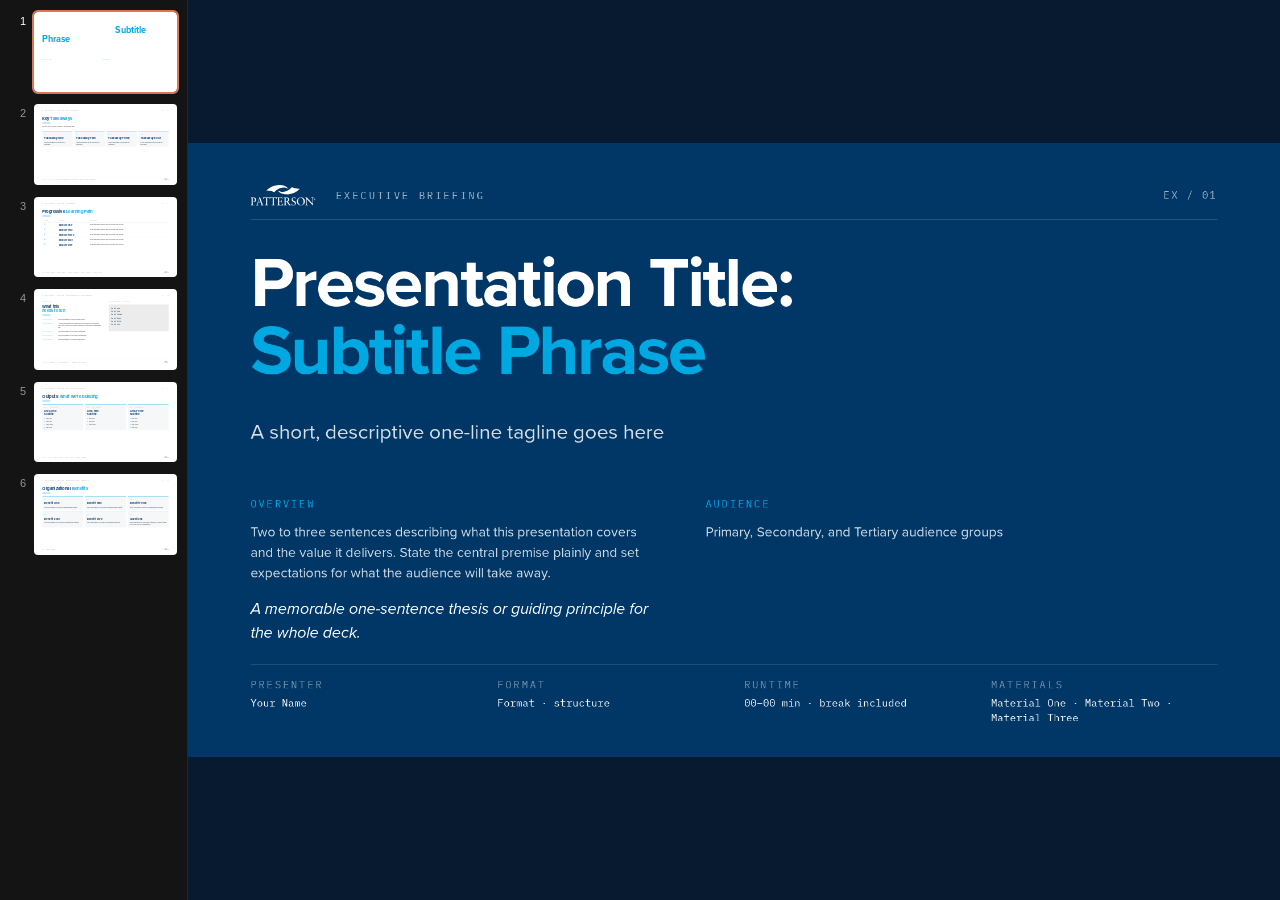
<file: templates/executive-deck/index.html>
<!-- @template name="Executive Deck" description="Patterson executive-briefing deck — navy cover, editorial content slides (takeaways, matrix, requirements, build, benefits) on brand tokens." -->
<!DOCTYPE html>
<html lang="en"><head>
<meta charset="utf-8">
<meta name="viewport" content="width=device-width, initial-scale=1">
<title>Patterson — Executive Deck</title>
<script src="./ds-base.js"></script>
<style>
  deck-stage:not(:defined){visibility:hidden}
  /* =========================================================
     Patterson Executive Deck — tokens mapped to the design system
     ========================================================= */
  :root{
    --font-display: var(--font-sans);
    --font-body:    var(--font-sans);

    --type-scale: 1;
    --type-display:  calc(6rem    * var(--type-scale));
    --type-title:    calc(3.75rem * var(--type-scale));
    --type-h2:       calc(2.75rem * var(--type-scale));
    --type-subtitle: calc(1.875rem* var(--type-scale));
    --type-body:     calc(1.5rem  * var(--type-scale));
    --type-small:    calc(1.25rem * var(--type-scale));
    --type-eyebrow:  calc(1.125rem* var(--type-scale));
    --type-mono-lg:  calc(1.375rem* var(--type-scale));
    --type-mono:     calc(1.125rem* var(--type-scale));

    --pad-top: 72px; --pad-bottom: 56px; --pad-x: 110px; --gap-item: 28px; --rule-w: 1.5px;

    /* Light (default) — white paper, navy ink, sky accent */
    --paper:    #ffffff;
    --paper-2:  var(--pat-gray-50, #f6f7f8);
    --paper-3:  var(--pat-gray-100, #ECECEC);
    --ink:      var(--pat-navy, #003767);
    --ink-2:    var(--pat-gray-700, #46464a);
    --ink-dim:  var(--pat-gray-600, #58585B);
    --ink-faint:var(--pat-gray-400, #a3a3a7);
    --rule:     var(--pat-gray-200, #e2e2e4);
    --rule-2:   var(--pat-gray-300, #c9c9cc);
    --accent:   var(--pat-sky, #00A8E1);
    --accent-2: var(--pat-blue, #147EC2);
    --stage-bg: #071a30;
  }

  /* Navy slides (cover / dividers) */
  .slide-navy{
    --paper:    var(--pat-navy, #003767);
    --paper-2:  #0a2d52;
    --paper-3:  #0e3358;
    --ink:      #ffffff;
    --ink-2:    rgba(255,255,255,0.84);
    --ink-dim:  rgba(255,255,255,0.62);
    --ink-faint:rgba(255,255,255,0.45);
    --rule:     rgba(255,255,255,0.18);
    --rule-2:   rgba(255,255,255,0.30);
    --accent:   var(--pat-sky, #00A8E1);
    --accent-2: var(--pat-blue-light, #6DCFF6);
  }

  *{ box-sizing:border-box; margin:0; padding:0; }
  html,body{ height:100%; }
  body{
    background: var(--paper); color: var(--ink);
    font-family: var(--font-body); font-size: var(--type-body); line-height:1.45;
    -webkit-font-smoothing:antialiased; text-rendering:optimizeLegibility;
  }
  deck-stage{ background: var(--stage-bg); }
  deck-stage section{
    background: var(--paper); color: var(--ink);
    font-family: var(--font-body); position:relative; overflow:hidden;
  }
  deck-stage section > *{ position:relative; z-index:1; }

  /* slide chrome */
  .frame{ position:absolute; inset:0; padding: var(--pad-top) var(--pad-x) var(--pad-bottom); display:flex; flex-direction:column; }
  .head{ display:flex; justify-content:space-between; align-items:baseline; font-family:var(--font-mono); font-size:var(--type-eyebrow); letter-spacing:.14em; text-transform:uppercase; color:var(--ink-dim); padding-bottom:22px; border-bottom:var(--rule-w) solid var(--rule); }
  .head .crumb{ display:flex; gap:28px; align-items:baseline; }
  .head .crumb .dot{ width:7px; height:7px; background:var(--accent); border-radius:50%; display:inline-block; transform:translateY(-3px); }
  .head .pg{ color:var(--ink-faint); }
  .foot{ margin-top:auto; padding-top:22px; border-top:var(--rule-w) solid var(--rule); display:flex; justify-content:space-between; align-items:center; font-family:var(--font-mono); font-size:var(--type-eyebrow); letter-spacing:.14em; text-transform:uppercase; color:var(--ink-dim); }
  .foot .row{ display:flex; gap:32px; align-items:baseline; }
  .foot .col-label{ color:var(--ink-faint); margin-right:10px; }
  .foot-logo{ height:24px; width:auto; display:block; }
  .body{ flex:1 1 auto; display:flex; flex-direction:column; justify-content:flex-start; padding:40px 0 28px; min-height:0; overflow:hidden; }

  /* type primitives */
  .eyebrow{ font-family:var(--font-mono); font-size:var(--type-eyebrow); letter-spacing:.18em; text-transform:uppercase; color:var(--accent); }
  .title{ font-family:var(--font-display); font-weight:800; font-size:var(--type-title); line-height:1.04; letter-spacing:-0.02em; color:var(--ink); }
  .title em{ font-style:normal; color:var(--accent); font-weight:800; }
  .subtitle{ font-family:var(--font-display); font-weight:400; font-style:normal; font-size:var(--type-subtitle); line-height:1.2; color:var(--ink-2); max-width:1400px; }
  .body-copy{ font-size:var(--type-body); line-height:1.5; color:var(--ink-2); max-width:1400px; }
  .body-copy + .body-copy{ margin-top:24px; }
  .small{ font-size:var(--type-small); color:var(--ink-dim); }
  .mono{ font-family:var(--font-mono); }
  .accent{ color:var(--accent); }
  .title-rule{ width:110px; height:6px; margin-top:28px; background:var(--accent); border-radius:999px; }

  /* cover */
  .cover-head{ display:flex; justify-content:space-between; align-items:center; padding-bottom:22px; border-bottom:var(--rule-w) solid var(--rule); font-family:var(--font-mono); font-size:var(--type-eyebrow); letter-spacing:.14em; text-transform:uppercase; color:var(--ink-dim); }
  .cover-logo{ height:36px; width:auto; display:block; }
  .cover-head .stamp{ display:inline-block; padding:8px 14px 6px; letter-spacing:.2em; }
  .cover-body{ flex:1 1 auto; display:grid; grid-template-columns:1fr auto; align-items:end; padding:50px 0 32px; min-height:0; }
  .cover-title{ font-family:var(--font-display); font-weight:800; font-size:170px; line-height:0.96; letter-spacing:-0.03em; color:var(--ink); }
  .cover-title .accent{ font-weight:800; color:var(--accent); }
  .cover-sub{ font-family:var(--font-display); font-style:normal; font-weight:500; font-size:36px; color:var(--ink-2); margin-top:30px; max-width:1150px; line-height:1.25; }
  .cover-foot{ display:grid; grid-template-columns:repeat(4,1fr); gap:36px; padding-top:22px; border-top:var(--rule-w) solid var(--rule); font-family:var(--font-mono); font-size:var(--type-mono); color:var(--ink); }
  .cover-foot .field{ display:flex; flex-direction:column; gap:6px; }
  .cover-foot .lbl{ font-size:var(--type-eyebrow); letter-spacing:.18em; text-transform:uppercase; color:var(--ink-faint); }
  .cover-foot .val{ color:var(--ink); }

  /* module divider */
  .divider .body{ justify-content:center; align-items:flex-start; padding:20px 0; }
  .divider-grid{ display:grid; grid-template-columns:440px 1fr; gap:70px; align-items:center; width:100%; }
  .module-numeral{ font-family:var(--font-display); font-size:340px; line-height:0.85; letter-spacing:-0.04em; color:var(--ink); font-weight:800; }
  .module-numeral .accent{ font-weight:800; color:var(--accent); }
  .divider .title{ font-size:108px; letter-spacing:-0.02em; }
  .divider .subtitle{ margin-top:28px; max-width:1000px; }

  /* layout helpers */
  .two-col{ display:grid; grid-template-columns:1fr 1fr; gap:80px; align-items:start; }
  .two-col.narrow-left{ grid-template-columns:7fr 9fr; }
  .two-col.narrow-right{ grid-template-columns:9fr 7fr; }
  .card-grid{ display:grid; gap:24px; }
  .card-grid.cols-2{ grid-template-columns:1fr 1fr; }
  .card-grid.cols-3{ grid-template-columns:repeat(3,1fr); }
  .card-grid.cols-5{ grid-template-columns:repeat(5,1fr); }
  .card{ border:1.5px solid var(--rule); border-top:4px solid var(--accent); border-radius:10px; padding:28px 28px 26px; background:var(--paper-2); display:flex; flex-direction:column; gap:18px; min-height:0; }
  .card .num{ font-family:var(--font-mono); font-size:var(--type-eyebrow); letter-spacing:.18em; color:var(--accent); text-transform:uppercase; }
  .card .name{ font-family:var(--font-display); font-weight:800; font-size:44px; line-height:1.02; letter-spacing:-0.01em; color:var(--ink); }
  .card .desc{ font-size:var(--type-small); line-height:1.4; color:var(--ink-2); }
  .card .bd-list{ list-style:none; margin:4px 0 0; padding:0; display:flex; flex-direction:column; gap:14px; }
  .card .bd-list li{ position:relative; padding-left:26px; font-size:var(--type-small); line-height:1.35; color:var(--ink-2); }
  .card .bd-list li::before{ content:""; position:absolute; left:2px; top:0.55em; width:9px; height:9px; background:var(--accent); border-radius:50%; }
  .card .pill{ font-family:var(--font-mono); font-size:24px; letter-spacing:.08em; color:var(--ink-dim); border-top:1px solid var(--rule); padding-top:12px; margin-top:auto; }

  /* matrix table */
  .matrix{ width:100%; border-collapse:collapse; font-size:var(--type-small); }
  .matrix th,.matrix td{ text-align:left; vertical-align:top; padding:16px 22px; border-bottom:1px solid var(--rule); }
  .matrix thead th{ font-family:var(--font-mono); font-size:var(--type-eyebrow); letter-spacing:.14em; text-transform:uppercase; color:var(--ink-faint); border-bottom:2px solid var(--rule-2); padding-bottom:14px; padding-top:0; }
  .matrix tbody tr:last-child td{ border-bottom:none; }
  .matrix .task{ font-family:var(--font-display); font-weight:700; font-size:33px; line-height:1.05; color:var(--ink); }
  .matrix .surface{ font-family:var(--font-mono); color:var(--accent); font-size:23px; letter-spacing:.02em; }
  .matrix .why{ color:var(--ink-2); }
  .matrix .mono{ font-size:22px; }

  /* pullquote */
  .pullquote{ font-family:var(--font-display); font-size:88px; font-style:normal; font-weight:800; line-height:1.08; color:var(--ink); letter-spacing:-0.02em; max-width:1560px; }
  .pullquote .accent{ color:var(--accent); }

  /* code block */
  .codeblock{ background:var(--paper-3); border:1.5px solid var(--rule); border-radius:10px; padding:26px 32px 24px; font-family:var(--font-mono); font-size:23px; line-height:1.5; color:var(--ink); white-space:pre; overflow:hidden; }
  .codeblock .c{ color:var(--ink-faint); }
  .codeblock .k{ color:var(--accent); }
  .codeblock .s{ color:var(--accent-2); }
  .codeblock .h{ display:block; font-size:var(--type-eyebrow); letter-spacing:.14em; color:var(--ink-faint); text-transform:uppercase; border-bottom:1px solid var(--rule); padding-bottom:10px; margin-bottom:16px; white-space:normal; }

  /* numbered list rows */
  .list{ display:flex; flex-direction:column; gap:var(--gap-item); }
  .list-item{ display:grid; grid-template-columns:190px 1fr; gap:32px; align-items:baseline; }
  .list-item .n{ font-family:var(--font-mono); color:var(--accent); font-size:var(--type-eyebrow); letter-spacing:.14em; text-transform:uppercase; padding-top:8px; }
  .list-item .t{ font-family:var(--font-display); font-weight:700; font-size:40px; line-height:1.05; color:var(--ink); }
  .list-item .d{ color:var(--ink-2); margin-top:10px; font-size:var(--type-small); line-height:1.4; }

  /* layer cards */
  .layers{ display:grid; grid-template-columns:1fr 1fr; gap:32px; }
  .layer-card{ border:1.5px solid var(--rule); border-radius:10px; padding:32px; background:var(--paper-2); display:flex; flex-direction:column; gap:20px; }
  .layer-card .lbl{ font-family:var(--font-mono); font-size:var(--type-eyebrow); letter-spacing:.18em; color:var(--accent); text-transform:uppercase; }
  .layer-card .nm{ font-family:var(--font-display); font-weight:800; font-size:52px; line-height:1; color:var(--ink); }
  .layer-card .desc{ font-size:var(--type-small); line-height:1.45; color:var(--ink-2); }

  .sigil{ font-family:var(--font-mono); font-size:var(--type-eyebrow); letter-spacing:.18em; color:var(--accent); text-transform:uppercase; display:inline-flex; align-items:center; gap:12px; }
  .sigil::before{ content:""; width:28px; height:1.5px; background:var(--accent); display:inline-block; }
  .kbd{ font-family:var(--font-mono); font-size:24px; border:1px solid var(--rule-2); border-radius:4px; padding:4px 10px 3px; color:var(--ink); background:var(--paper-2); }
  .checkpoint{ border:1.5px solid var(--rule-2); border-radius:10px; background:var(--paper-2); padding:26px 32px; display:flex; gap:28px; align-items:baseline; }
  .checkpoint .ck{ font-family:var(--font-mono); font-size:var(--type-eyebrow); letter-spacing:.18em; text-transform:uppercase; color:var(--accent); white-space:nowrap; }
  .checkpoint .tx{ font-size:var(--type-small); color:var(--ink-2); line-height:1.45; }

  /* entrance: base is visible; animate only when active + motion allowed */
  .body > *, .cover-body > *{ }
  @media print{ body{ background:white; } }
</style>
</head>
<body>

<deck-stage width="1920" height="1080" thumbnails="true">
<!-- ====================================================
     EX / 01 · Title, description, audience
     ==================================================== -->
<section data-label="01 Title" data-screen-label="01 Title" class="cover slide-navy" data-speaker-notes="Speaker notes for the title slide.

What this session is about:
· One- or two-line summary of the topic.
· The core idea or framework being introduced.
· Why this matters now.

Who the session is for:
· Primary audience group.
· Secondary audience group.
· Tertiary audience group.

Why it matters:
· Problem this addresses.
· What changes after this session.
· How it connects to broader goals.">
  <div class="frame">
    <div class="cover-head">
      <div class="left" style="display:flex; align-items:center; gap:22px;">
        <img class="cover-logo" src="../../assets/brand/patterson-logo-white.svg" alt="Patterson">
        <span class="stamp">Executive Briefing</span>
      </div>
      <div class="right">EX / 01</div>
    </div>

    <div class="cover-body" style="grid-template-columns: 1fr; align-items: start; align-content: space-between;">
      <div>
        <h1 class="cover-title" style="font-size: 124px;">Presentation Title:
<span class="accent">Subtitle Phrase</span></h1>
        <p class="cover-sub">A short, descriptive one-line tagline goes here</p>
      </div>
      <div class="two-col narrow-left" style="gap: 100px; margin-top: 56px; width: 100%;">
        <div>
          <p class="eyebrow">Overview</p>
          <p class="body-copy" style="margin-top: 18px;">Two to three sentences describing what this presentation covers and the value it delivers. State the central premise plainly and set expectations for what the audience will take away.</p>
          <p class="body-copy" style="margin-top: 20px; font-family: var(--font-display); font-style: italic; font-size: 28px; color: var(--ink);">A memorable one-sentence thesis or guiding principle for the whole deck.</p>
        </div>
        <div>
          <p class="eyebrow">Audience</p>
          <p class="body-copy" style="margin-top: 18px;">Primary, Secondary, and Tertiary audience groups</p>
        </div>
      </div>
    </div>

    <div class="cover-foot">
      <div class="field">
        <span class="lbl">Presenter</span>
        <span class="val" data-tweak="speaker">Your Name</span>
      </div>
      <div class="field">
        <span class="lbl">Format</span>
        <span class="val">Format · structure</span>
      </div>
      <div class="field">
        <span class="lbl">Runtime</span>
        <span class="val">00–00 min · break included</span>
      </div>
      <div class="field">
        <span class="lbl">Materials</span>
        <span class="val">Material One · Material Two · Material Three</span>
      </div>
    </div>
  </div>
</section>

<!-- ====================================================
     EX / 02 · Takeaways
     ==================================================== -->
<section data-label="02 Takeaways" data-screen-label="02 Takeaways" data-speaker-notes="Speaker notes for the takeaways slide.

Takeaway one:
· Supporting point.
· Supporting point.

Takeaway two:
· Supporting point.
· Supporting point.

Takeaway three:
· Supporting point.
· Supporting point.

Takeaway four:
· Supporting point.
· Supporting point.">
  <div class="frame">
    <div class="head">
      <div class="crumb"><span class="dot"></span><span>Deck Name · Section</span><span>Key Takeaways</span></div>
      <div class="pg">EX / 02</div>
    </div>
    <div class="body">
      <h2 class="title">Key <em>Takeaways</em></h2>
      <div class="title-rule"></div>
      <p class="body-copy" style="margin-top: 32px;">By the end of this session, attendees will:</p>
      <div class="card-grid" style="grid-template-columns: repeat(4, 1fr); margin-top: 36px;">
        <div class="card">
          <span class="num">01</span>
          <span class="name" style="font-size: 40px;">Takeaway One</span>
          <p class="desc">Short description of the first key takeaway.</p>
        </div>
        <div class="card">
          <span class="num">02</span>
          <span class="name" style="font-size: 40px;">Takeaway Two</span>
          <p class="desc">Short description of the second key takeaway.</p>
        </div>
        <div class="card">
          <span class="num">03</span>
          <span class="name" style="font-size: 40px;">Takeaway Three</span>
          <p class="desc">Short description of the third key takeaway.</p>
        </div>
        <div class="card">
          <span class="num">04</span>
          <span class="name" style="font-size: 40px;">Takeaway Four</span>
          <p class="desc">Short description of the fourth key takeaway.</p>
        </div>
      </div>
    </div>
    <div class="foot">
      <div class="row"><span><span class="col-label">Core question</span>the recurring question this deck answers</span></div>
      <img class="foot-logo" src="../../assets/brand/patterson-logo-navy.svg" alt="Patterson">
    </div>
  </div>
</section>

<!-- ====================================================
     EX / 03 · Module / agenda breakdown
     ==================================================== -->
<section data-label="03 Breakdown" data-screen-label="03 Breakdown" data-speaker-notes="Speaker notes for the breakdown slide.

Describe how the items below form a deliberate sequence or progression:
1. Item one — what it covers and why it comes first.
2. Item two — what it adds.
3. Item three — what it adds.
4. Item four — what it adds.
5. Item five — where it lands.

Tie the arc together with a single sentence the audience should remember.">
  <div class="frame">
    <div class="head">
      <div class="crumb"><span class="dot"></span><span>Deck Name · Section</span><span>Breakdown</span></div>
      <div class="pg">EX / 03</div>
    </div>
    <div class="body">
      <h2 class="title">Progressive <em>Learning Path</em></h2>
      <div class="title-rule"></div>
      <table class="matrix" style="margin-top: 40px;">
        <thead>
          <tr><th style="width: 200px;">Item</th><th style="width: 420px;">Focus</th><th>Outcome</th></tr>
        </thead>
        <tbody>
          <tr><td class="surface">1</td><td class="task">Module One</td><td class="why">What attendees will be able to do after this module.</td></tr>
          <tr><td class="surface">2</td><td class="task">Module Two</td><td class="why">What attendees will be able to do after this module.</td></tr>
          <tr><td class="surface">3</td><td class="task">Module Three</td><td class="why">What attendees will be able to do after this module.</td></tr>
          <tr><td class="surface">4</td><td class="task">Module Four</td><td class="why">What attendees will be able to do after this module.</td></tr>
          <tr><td class="surface">5</td><td class="task">Module Five</td><td class="why">What attendees will be able to do after this module.</td></tr>
        </tbody>
      </table>
    </div>
    <div class="foot">
      <div class="row"><span><span class="col-label">Arc</span>step one → step two → step three → step four → step five</span></div>
      <img class="foot-logo" src="../../assets/brand/patterson-logo-navy.svg" alt="Patterson">
    </div>
  </div>
</section>

<!-- ====================================================
     EX / 04 · Requirements and environment
     ==================================================== -->
<section data-label="04 Requirements" data-screen-label="04 Requirements" data-speaker-notes="Speaker notes for the requirements slide.

Summarize what is needed for this to run and why. List the asks plainly so leadership can approve them.

Restate the key point for leadership in one sentence.">
  <div class="frame">
    <div class="head">
      <div class="crumb"><span class="dot"></span><span>Deck Name · Section</span><span>Requirements &amp; Environment</span></div>
      <div class="pg">EX / 04</div>
    </div>
    <div class="body">
      <div class="two-col" style="gap: 90px;">
        <div>
          <p class="eyebrow">The asks</p>
          <h2 class="title" style="font-size: 56px; margin-top: 14px;">What this<br><em>needs to run</em></h2>
          <div class="title-rule"></div>
          <ul class="list" style="margin-top: 36px; gap: 20px;">
            <li class="list-item" style="grid-template-columns: 190px 1fr; gap: 26px;">
              <span class="n">Requirement</span>
              <div><div class="d" style="margin-top: 0;">Short description of the first requirement.</div></div>
            </li>
            <li class="list-item" style="grid-template-columns: 190px 1fr; gap: 26px;">
              <span class="n">Requirement</span>
              <div><div class="d" style="margin-top: 0;">A longer description of a requirement, including any sub-items, accounts, licenses, or access needed for attendees to participate fully.</div></div>
            </li>
            <li class="list-item" style="grid-template-columns: 190px 1fr; gap: 26px;">
              <span class="n">Requirement</span>
              <div><div class="d" style="margin-top: 0;">Short description of the third requirement.</div></div>
            </li>
            <li class="list-item" style="grid-template-columns: 190px 1fr; gap: 26px;">
              <span class="n">Requirement</span>
              <div><div class="d" style="margin-top: 0;">Short description of the fourth requirement.</div></div>
            </li>
            <li class="list-item" style="grid-template-columns: 190px 1fr; gap: 26px;">
              <span class="n">Requirement</span>
              <div><div class="d" style="margin-top: 0;">Short description of the fifth requirement.</div></div>
            </li>
          </ul>
        </div>
        <div>
          <p class="eyebrow" style="margin-bottom: 22px;">Applications &amp; tools</p>
          <div class="codeblock" style="font-size: 25px; line-height: 1.75;">tool one
tool two
tool three
tool four
tool five
tool six
        </div>
      </div>
    </div>
    <div class="foot">
      <div class="row"><span><span class="col-label">Format</span>format · checkpoints · break included</span></div>
      <img class="foot-logo" src="../../assets/brand/patterson-logo-navy.svg" alt="Patterson">
    </div>
  </div>
</div></section>

<!-- ====================================================
     EX / 05 · What we're building
     ==================================================== -->
<section data-label="05 What We're Building" data-screen-label="05 What We're Building" data-speaker-notes="Speaker notes for the build slide.

Walk through the three areas below and what each contains. Make the point that these are concrete, reusable outputs — not abstract concepts.">
  <div class="frame">
    <div class="head">
      <div class="crumb"><span class="dot"></span><span>Deck Name · Section</span><span>What We're Building</span></div>
      <div class="pg">EX / 05</div>
    </div>
    <div class="body">
      <h2 class="title">Outputs: <em>what we're building</em></h2>
      <div class="title-rule"></div>
      <div class="card-grid cols-3" style="margin-top: 40px; gap: 22px;">
        <div class="card">
          <span class="num">01 / Category</span>
          <span class="name" style="font-size: 38px;">Area One<br>Subtitle</span>
          <ul class="bd-list">
            <li>Item one</li>
            <li>Item two</li>
            <li>Item three</li>
            <li>Item four</li>
          </ul>
        </div>
        <div class="card">
          <span class="num">02 / Category</span>
          <span class="name" style="font-size: 38px;">Area Two<br>Subtitle</span>
          <ul class="bd-list">
            <li>Item one</li>
            <li>Item two</li>
            <li>Item three</li>
          </ul>
        </div>
        <div class="card">
          <span class="num">03 / Category</span>
          <span class="name" style="font-size: 38px;">Area Three<br>Subtitle</span>
          <ul class="bd-list">
            <li>Item one</li>
            <li>Item two</li>
            <li>Item three</li>
            <li>Item four</li>
          </ul>
        </div>
      </div>
    </div>
    <div class="foot">
      <div class="row"><span><span class="col-label">Build areas</span>area one → area two → area three</span></div>
      <img class="foot-logo" src="../../assets/brand/patterson-logo-navy.svg" alt="Patterson">
    </div>
  </div>
</section>

<!-- ====================================================
     EX / 06 · Organizational benefits, vision, Q&A
     ==================================================== -->
<section data-label="06 Benefits" data-screen-label="06 Benefits" data-speaker-notes="Speaker notes for the benefits slide.

Cover each benefit and why it matters to the organization. Close by inviting questions.">
  <div class="frame">
    <div class="head">
      <div class="crumb"><span class="dot"></span><span>Deck Name · Section</span><span>Organizational Benefits</span></div>
      <div class="pg">EX / 06</div>
    </div>
    <div class="body">
      <h2 class="title">Organizational <em>Benefits</em></h2>
      <div class="title-rule"></div>
      <div class="card-grid cols-3" style="margin-top: 40px; gap: 20px;">
        <div class="card">
          <span class="num">01</span>
          <span class="name" style="font-size: 38px;">Benefit One</span>
          <p class="desc">Short description of the first organizational benefit.</p>
        </div>
        <div class="card">
          <span class="num">02</span>
          <span class="name" style="font-size: 38px;">Benefit Two</span>
          <p class="desc">Short description of the second organizational benefit.</p>
        </div>
        <div class="card">
          <span class="num">03</span>
          <span class="name" style="font-size: 38px;">Benefit Three</span>
          <p class="desc">Short description of the third organizational benefit.</p>
        </div>
        <div class="card">
          <span class="num">04</span>
          <span class="name" style="font-size: 38px;">Benefit Four</span>
          <p class="desc">Short description of the fourth organizational benefit.</p>
        </div>
        <div class="card">
          <span class="num">05</span>
          <span class="name" style="font-size: 38px;">Benefit Five</span>
          <p class="desc">Short description of the fifth organizational benefit.</p>
        </div>
        <div class="card">
          <span class="num">06</span>
          <span class="name" style="font-size: 38px;">Questions</span>
          <p class="desc">Invite questions on scheduling, tailoring, or what it takes to run this for your organization.</p>
        </div>
      </div>
    </div>
    <div class="foot">
      <div class="row"><span><span class="col-label accent">Q&amp;A</span><span data-tweak="speaker">Your Name</span></span></div>
      <img class="foot-logo" src="../../assets/brand/patterson-logo-navy.svg" alt="Patterson">
    </div>
  </div>
</section>

</deck-stage>
<script src="./deck-stage.js"></script>
</body></html>
</file>
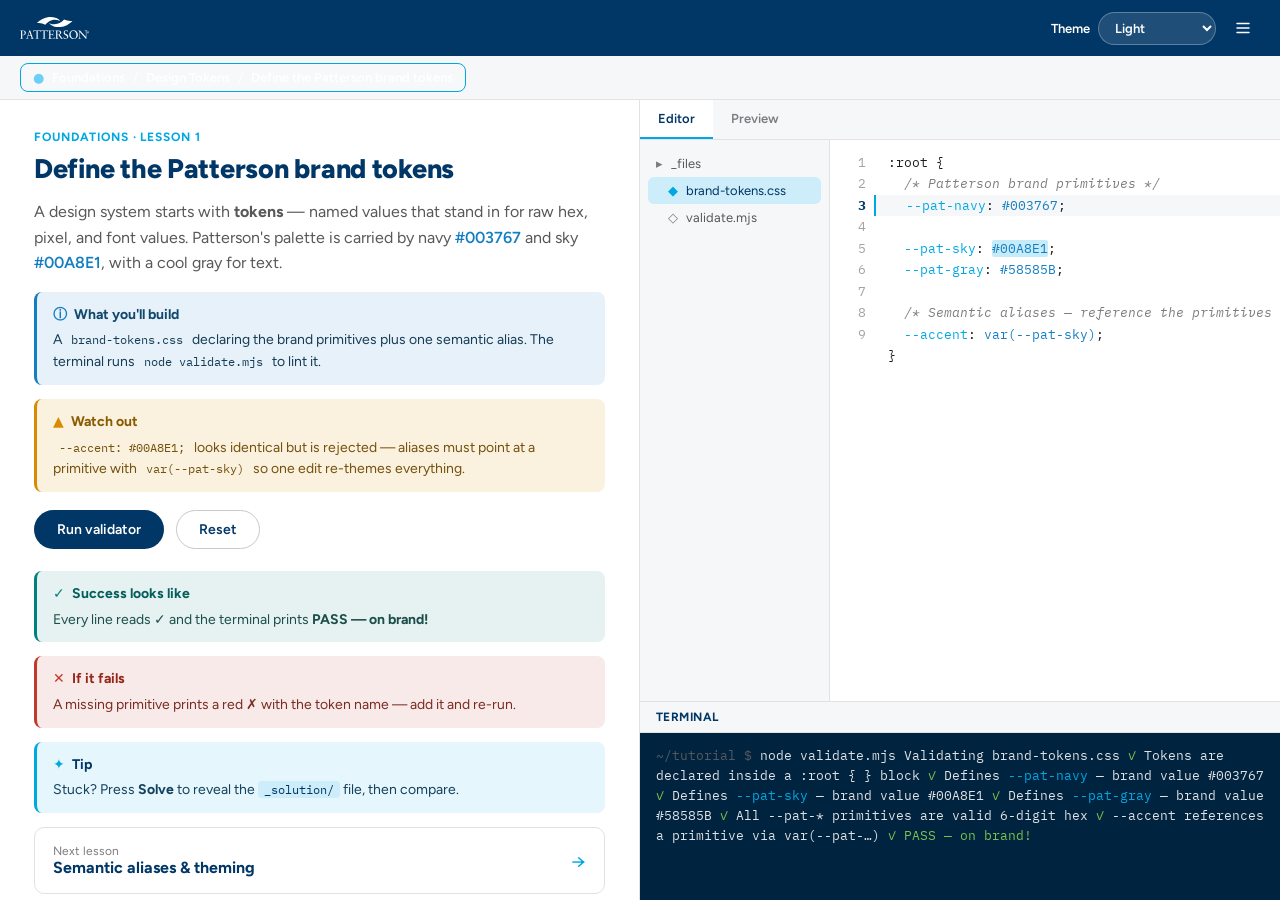
<file: ui_kits/tutorialkit/index.html>
<!DOCTYPE html>
<html lang="en" data-theme="light">
<head>
<meta charset="UTF-8">
<meta name="viewport" content="width=device-width, initial-scale=1">
<title>Patterson — TutorialKit Theme Preview</title>

<!-- Single source of truth: the canonical Patterson TutorialKit theme.
     This preview renders the TutorialKit shell entirely from its --tk-* vars. -->
<link rel="stylesheet" href="../../templates/tutorialkit/theme.css">

<style>
  /* The preview's own chrome CSS — every color is a --tk-* variable, so what
     you see here is exactly what the real TutorialKit app renders. */
  * { box-sizing: border-box; }
  body {
    margin: 0;
    background: var(--tk-background-secondary);
    color: var(--tk-elements-content-textColor);
    font-family: var(--tk-font-sans);
  }
  .app {
    height: 100vh;
    display: grid;
    grid-template-rows: auto auto 1fr;
    background: var(--tk-elements-app-backgroundColor);
  }

  /* --- Top bar --------------------------------------------------------- */
  .topbar {
    display: flex; align-items: center; justify-content: space-between;
    height: 56px; padding: 0 20px;
    background: var(--tk-elements-topBar-backgroundColor);
  }
  .topbar img { height: 22px; display: block; }
  .topbar .right { display: flex; align-items: center; gap: 10px; }
  .iconbtn {
    width: 34px; height: 34px; border: 0; border-radius: 8px; cursor: pointer;
    display: grid; place-items: center;
    background: var(--tk-elements-topBar-iconButton-backgroundColor);
    color: var(--tk-elements-topBar-iconButton-iconColor);
  }
  .iconbtn:hover {
    background: var(--tk-elements-topBar-iconButton-backgroundColorHover);
    color: var(--tk-elements-topBar-iconButton-iconColorHover);
  }
  .switcher {
    display: flex; align-items: center; gap: 8px;
    color: #fff; font-size: 13px; font-weight: 600;
  }
  .switcher select {
    font: inherit; font-weight: 600; padding: 7px 12px; border-radius: 999px;
    background: rgba(255,255,255,0.12); color: #fff;
    border: 1px solid rgba(255,255,255,0.28); cursor: pointer;
  }
  .switcher select option { color: #1d1d20; }

  /* --- Breadcrumb bar -------------------------------------------------- */
  .breadcrumbs {
    display: flex; align-items: center; gap: 10px;
    height: 44px; padding: 0 20px;
    background: var(--tk-elements-panel-header-backgroundColor);
    border-bottom: 1px solid var(--tk-elements-app-borderColor);
    font-size: 13px;
  }
  .crumb-toggle {
    display: flex; align-items: center; gap: 8px;
    padding: 6px 12px; border-radius: 8px; cursor: pointer;
    border: 1px solid var(--tk-elements-breadcrumbs-toggleButton-borderColorSelected);
    background: var(--tk-elements-breadcrumbs-toggleButton-backgroundColorSelected);
    color: var(--tk-elements-breadcrumbs-toggleButton-textColorSelected);
    font-weight: 600;
  }
  .crumb-divider { color: var(--tk-elements-breadcrumbs-toggleButton-textDividerColorSelected); }
  .crumb-toggle .dot { color: var(--tk-elements-breadcrumbs-toggleButton-iconColorSelected); }

  /* --- Main split ------------------------------------------------------ */
  .main { display: grid; grid-template-columns: 1fr 1fr; min-height: 0; }
  .content {
    padding: 30px 34px; overflow: auto;
    background: var(--tk-elements-panel-backgroundColor);
    border-right: 1px solid var(--tk-elements-app-borderColor);
  }
  .content h1 {
    margin: 0 0 14px; font-size: 27px; font-weight: 800; letter-spacing: -0.01em;
    color: var(--tk-elements-content-headingTextColor);
  }
  .content p { line-height: 1.6; margin: 0 0 16px; color: var(--tk-elements-content-textColor); }
  .content a { color: var(--tk-elements-link-primaryColor); text-decoration: none; font-weight: 600; }
  .content a:hover { color: var(--tk-elements-link-primaryColorHover); }
  .eyebrow {
    font-size: 12px; font-weight: 700; letter-spacing: 0.08em; text-transform: uppercase;
    color: var(--tk-background-accent); margin-bottom: 8px;
  }

  /* Callouts */
  .callout {
    border-left: 3px solid; border-radius: 8px; padding: 12px 16px; margin: 0 0 14px;
    font-size: 14px; line-height: 1.55;
  }
  .callout .title { font-weight: 700; margin-bottom: 4px; display: flex; align-items: center; gap: 7px; }
  .callout code { padding: 1px 6px; border-radius: 4px; font-family: var(--tk-font-mono); font-size: 12px; }
  .callout.tip {
    background: var(--tk-elements-callouts-tip-backgroundColor); color: var(--tk-elements-callouts-tip-textColor);
    border-color: var(--tk-elements-callouts-tip-borderColor);
  }
  .callout.tip .title { color: var(--tk-elements-callouts-tip-titleTextColor); }
  .callout.tip .ico { color: var(--tk-elements-callouts-tip-iconColor); }
  .callout.tip code { color: var(--tk-elements-callouts-tip-codeColor); background: var(--tk-elements-callouts-tip-codeBackgroundColor); }
  .callout.info {
    background: var(--tk-elements-callouts-info-backgroundColor); color: var(--tk-elements-callouts-info-textColor);
    border-color: var(--tk-elements-callouts-info-borderColor);
  }
  .callout.info .title { color: var(--tk-elements-callouts-info-titleTextColor); }
  .callout.info .ico { color: var(--tk-elements-callouts-info-iconColor); }
  .callout.warning {
    background: var(--tk-elements-callouts-warning-backgroundColor); color: var(--tk-elements-callouts-warning-textColor);
    border-color: var(--tk-elements-callouts-warning-borderColor);
  }
  .callout.warning .title { color: var(--tk-elements-callouts-warning-titleTextColor); }
  .callout.warning .ico { color: var(--tk-elements-callouts-warning-iconColor); }
  .callout.danger {
    background: var(--tk-elements-callouts-danger-backgroundColor); color: var(--tk-elements-callouts-danger-textColor);
    border-color: var(--tk-elements-callouts-danger-borderColor);
  }
  .callout.danger .title { color: var(--tk-elements-callouts-danger-titleTextColor); }
  .callout.danger .ico { color: var(--tk-elements-callouts-danger-iconColor); }
  .callout.success {
    background: var(--tk-elements-callouts-success-backgroundColor); color: var(--tk-elements-callouts-success-textColor);
    border-color: var(--tk-elements-callouts-success-borderColor);
  }
  .callout.success .title { color: var(--tk-elements-callouts-success-titleTextColor); }
  .callout.success .ico { color: var(--tk-elements-callouts-success-iconColor); }

  /* Buttons */
  .btn-row { display: flex; gap: 12px; margin: 18px 0 22px; }
  .btn {
    font: inherit; font-weight: 600; font-size: 14px; padding: 10px 22px;
    border-radius: 999px; cursor: pointer; border: 1px solid transparent;
    transition: background 160ms cubic-bezier(0.2,0,0.2,1), color 160ms;
  }
  .btn.primary {
    background: var(--tk-elements-primaryButton-backgroundColor);
    color: var(--tk-elements-primaryButton-textColor);
  }
  .btn.primary:hover { background: var(--tk-elements-primaryButton-backgroundColorHover); color: var(--tk-elements-primaryButton-textColorHover); }
  .btn.secondary {
    background: var(--tk-elements-secondaryButton-backgroundColor);
    color: var(--tk-elements-secondaryButton-textColor);
    border-color: var(--tk-border-secondary);
  }
  .btn.secondary:hover { background: var(--tk-elements-secondaryButton-backgroundColorHover); color: var(--tk-elements-secondaryButton-textColorHover); }

  /* Nav card */
  .navcard {
    display: flex; align-items: center; justify-content: space-between;
    padding: 16px 18px; border-radius: 10px; cursor: pointer; margin-top: 8px;
    background: var(--tk-elements-navCard-backgroundColor);
    color: var(--tk-elements-navCard-textColor);
    border: 1px solid var(--tk-elements-navCard-borderColor);
  }
  .navcard:hover { background: var(--tk-elements-navCard-backgroundColorHover); border-color: var(--tk-elements-navCard-borderColorHover); }
  .navcard .lbl { font-size: 12px; color: var(--tk-text-secondary); }
  .navcard .ttl { font-weight: 700; }
  .navcard .arrow { color: var(--tk-elements-navCard-iconColor); font-size: 20px; }
  .navcard:hover .arrow { color: var(--tk-elements-navCard-iconColorHover); }

  /* --- Workspace (editor + terminal) ----------------------------------- */
  .workspace { display: grid; grid-template-rows: auto 1fr auto; min-height: 0; background: var(--tk-elements-panel-backgroundColor); }
  .tabs { display: flex; background: var(--tk-elements-panel-header-backgroundColor); border-bottom: 1px solid var(--tk-elements-app-borderColor); }
  .tab {
    padding: 11px 18px; font-size: 13px; font-weight: 600; cursor: pointer;
    border-bottom: 2px solid transparent;
    color: var(--tk-elements-panel-headerTab-textColor);
    background: var(--tk-elements-panel-headerTab-backgroundColor);
  }
  .tab.active {
    color: var(--tk-elements-panel-headerTab-textColorActive);
    background: var(--tk-elements-panel-headerTab-backgroundColorActive);
    border-bottom-color: var(--tk-elements-panel-headerTab-borderColorActive);
  }
  .tab:not(.active):hover { color: var(--tk-elements-panel-headerTab-textColorHover); background: var(--tk-elements-panel-headerTab-backgroundColorHover); }

  .editorRow { display: grid; grid-template-columns: 190px 1fr; min-height: 0; }
  .filetree {
    padding: 10px 8px; font-size: 13px; overflow: auto;
    background: var(--tk-elements-fileTree-backgroundColor);
    border-right: 1px solid var(--tk-elements-app-borderColor);
  }
  .ft-item { display: flex; align-items: center; gap: 8px; padding: 6px 8px; border-radius: 6px; cursor: pointer; color: var(--tk-elements-fileTree-file-textColor); }
  .ft-item .ico { color: var(--tk-elements-fileTree-file-iconColor); }
  .ft-item.folder .ico { color: var(--tk-elements-fileTree-folder-iconColor); }
  .ft-item:hover { background: var(--tk-elements-fileTree-file-backgroundColorHover); color: var(--tk-elements-fileTree-file-textColorHover); }
  .ft-item.selected { background: var(--tk-elements-fileTree-file-backgroundColorSelected); color: var(--tk-elements-fileTree-file-textColorSelected); }
  .ft-item.selected .ico { color: var(--tk-elements-fileTree-file-iconColorSelected); }
  .ft-item.indent { padding-left: 20px; }

  .editor {
    display: grid; grid-template-columns: 44px 1fr; overflow: auto;
    background: var(--tk-elements-editor-backgroundColor);
    color: var(--tk-elements-editor-textColor);
    font-family: var(--tk-font-mono); font-size: 13px; line-height: 1.65;
  }
  .gutter { text-align: right; padding: 12px 8px; user-select: none; color: var(--tk-elements-editor-gutter-textColor); background: var(--tk-elements-editor-gutter-backgroundColor); }
  .gutter .active { color: var(--tk-elements-editor-gutter-activeLineTextColor); font-weight: 700; }
  .code { padding: 12px 14px; white-space: pre; }
  .code .active-line {
    display: block; margin: 0 -14px; padding: 0 14px;
    background: var(--tk-elements-editor-activeLineBackgroundColor);
    border-left: 2px solid var(--tk-elements-editor-cursorColor);
  }
  .sel { background: color-mix(in srgb, var(--tk-elements-editor-selection-backgroundColor) 22%, transparent); border-radius: 2px; }
  .tok-prop { color: var(--tk-background-accent); }
  .tok-val  { color: var(--tk-text-accent); }
  .tok-com  { color: var(--tk-text-secondary); font-style: italic; }
  .tok-punc { color: var(--tk-elements-editor-textColor); }

  .terminal {
    height: 168px; overflow: auto; padding: 12px 16px;
    background: var(--tk-elements-terminal-backgroundColor);
    color: var(--tk-elements-terminal-textColor);
    font-family: var(--tk-font-mono); font-size: 12.5px; line-height: 1.6;
    border-top: 1px solid var(--tk-elements-app-borderColor);
  }
  .terminal .ok  { color: var(--tk-elements-terminal-color-green); }
  .terminal .bad { color: var(--tk-elements-terminal-color-red); }
  .terminal .accent { color: var(--tk-elements-terminal-color-cyan); }
  .terminal .dim { color: var(--tk-elements-terminal-color-brightBlack); }
  .term-header { padding: 8px 16px; font-size: 12px; font-weight: 700; letter-spacing: 0.04em; text-transform: uppercase;
    color: var(--tk-elements-panel-header-textColor); background: var(--tk-elements-panel-header-backgroundColor);
    border-top: 1px solid var(--tk-elements-app-borderColor); }
</style>
</head>

<body>
<div class="app">

  <!-- Top bar -->
  <div class="topbar">
    <img src="../../assets/brand/patterson-logo-white.svg" alt="Patterson">
    <div class="right">
      <div class="switcher">
        <span>Theme</span>
        <select id="theme" aria-label="Theme">
          <option value="light">Light</option>
          <option value="dark">Dark (Navy)</option>
          <option value="dental">Dental</option>
          <option value="veterinary">Veterinary</option>
        </select>
      </div>
      <button class="iconbtn" title="Menu">
        <svg width="18" height="18" viewBox="0 0 24 24" fill="none" stroke="currentColor" stroke-width="2" stroke-linecap="round"><path d="M4 6h16M4 12h16M4 18h16"/></svg>
      </button>
    </div>
  </div>

  <!-- Breadcrumbs -->
  <div class="breadcrumbs">
    <div class="crumb-toggle">
      <span class="dot">●</span> Foundations
      <span class="crumb-divider">/</span> Design Tokens
      <span class="crumb-divider">/</span> Define the Patterson brand tokens
    </div>
  </div>

  <!-- Main split: lesson content | workspace -->
  <div class="main">

    <!-- Lesson content -->
    <div class="content">
      <div class="eyebrow">Foundations · Lesson 1</div>
      <h1>Define the Patterson brand tokens</h1>
      <p>A design system starts with <strong>tokens</strong> — named values that stand in
        for raw hex, pixel, and font values. Patterson's palette is carried by navy
        <a href="#">#003767</a> and sky <a href="#">#00A8E1</a>, with a cool gray for text.</p>

      <div class="callout info">
        <div class="title"><span class="ico">ⓘ</span> What you'll build</div>
        A <code>brand-tokens.css</code> declaring the brand primitives plus one semantic alias.
        The terminal runs <code>node validate.mjs</code> to lint it.
      </div>

      <div class="callout warning">
        <div class="title"><span class="ico">▲</span> Watch out</div>
        <code>--accent: #00A8E1;</code> looks identical but is rejected — aliases must point at a
        primitive with <code>var(--pat-sky)</code> so one edit re-themes everything.
      </div>

      <div class="btn-row">
        <button class="btn primary">Run validator</button>
        <button class="btn secondary">Reset</button>
      </div>

      <div class="callout success">
        <div class="title"><span class="ico">✓</span> Success looks like</div>
        Every line reads ✓ and the terminal prints <strong>PASS — on brand!</strong>
      </div>

      <div class="callout danger">
        <div class="title"><span class="ico">✕</span> If it fails</div>
        A missing primitive prints a red ✗ with the token name — add it and re-run.
      </div>

      <div class="callout tip">
        <div class="title"><span class="ico">✦</span> Tip</div>
        Stuck? Press <strong>Solve</strong> to reveal the <code>_solution/</code> file, then compare.
      </div>

      <div class="navcard">
        <div>
          <div class="lbl">Next lesson</div>
          <div class="ttl">Semantic aliases &amp; theming</div>
        </div>
        <div class="arrow">→</div>
      </div>
    </div>

    <!-- Workspace -->
    <div class="workspace">
      <div class="tabs">
        <div class="tab active">Editor</div>
        <div class="tab">Preview</div>
      </div>

      <div class="editorRow">
        <div class="filetree">
          <div class="ft-item folder"><span class="ico">▸</span> _files</div>
          <div class="ft-item selected indent"><span class="ico">◆</span> brand-tokens.css</div>
          <div class="ft-item indent"><span class="ico">◇</span> validate.mjs</div>
        </div>

        <div class="editor">
          <div class="gutter">1<br>2<br><span class="active">3</span><br>4<br>5<br>6<br>7<br>8<br>9</div>
          <div class="code"><span class="tok-punc">:root {</span>
  <span class="tok-com">/* Patterson brand primitives */</span>
<span class="active-line">  <span class="tok-prop">--pat-navy</span><span class="tok-punc">:</span> <span class="tok-val">#003767</span><span class="tok-punc">;</span></span>
  <span class="tok-prop">--pat-sky</span><span class="tok-punc">:</span> <span class="sel tok-val">#00A8E1</span><span class="tok-punc">;</span>
  <span class="tok-prop">--pat-gray</span><span class="tok-punc">:</span> <span class="tok-val">#58585B</span><span class="tok-punc">;</span>

  <span class="tok-com">/* Semantic aliases — reference the primitives above */</span>
  <span class="tok-prop">--accent</span><span class="tok-punc">:</span> <span class="tok-val">var(--pat-sky)</span><span class="tok-punc">;</span>
<span class="tok-punc">}</span></div>
        </div>
      </div>

      <div>
        <div class="term-header">Terminal</div>
        <div class="terminal"><span class="dim">~/tutorial $</span> node validate.mjs

Validating brand-tokens.css

  <span class="ok">✓</span> Tokens are declared inside a :root { } block
  <span class="ok">✓</span> Defines <span class="accent">--pat-navy</span>  — brand value #003767
  <span class="ok">✓</span> Defines <span class="accent">--pat-sky</span>   — brand value #00A8E1
  <span class="ok">✓</span> Defines <span class="accent">--pat-gray</span>  — brand value #58585B
  <span class="ok">✓</span> All --pat-* primitives are valid 6-digit hex
  <span class="ok">✓</span> --accent references a primitive via var(--pat-…)

<span class="ok">✓ PASS — on brand!</span>
</div>
      </div>
    </div>
  </div>
</div>

<script>
  const html = document.documentElement;
  const sel = document.getElementById('theme');
  sel.addEventListener('change', () => { html.dataset.theme = sel.value; });
</script>
</body>
</html>
</file>
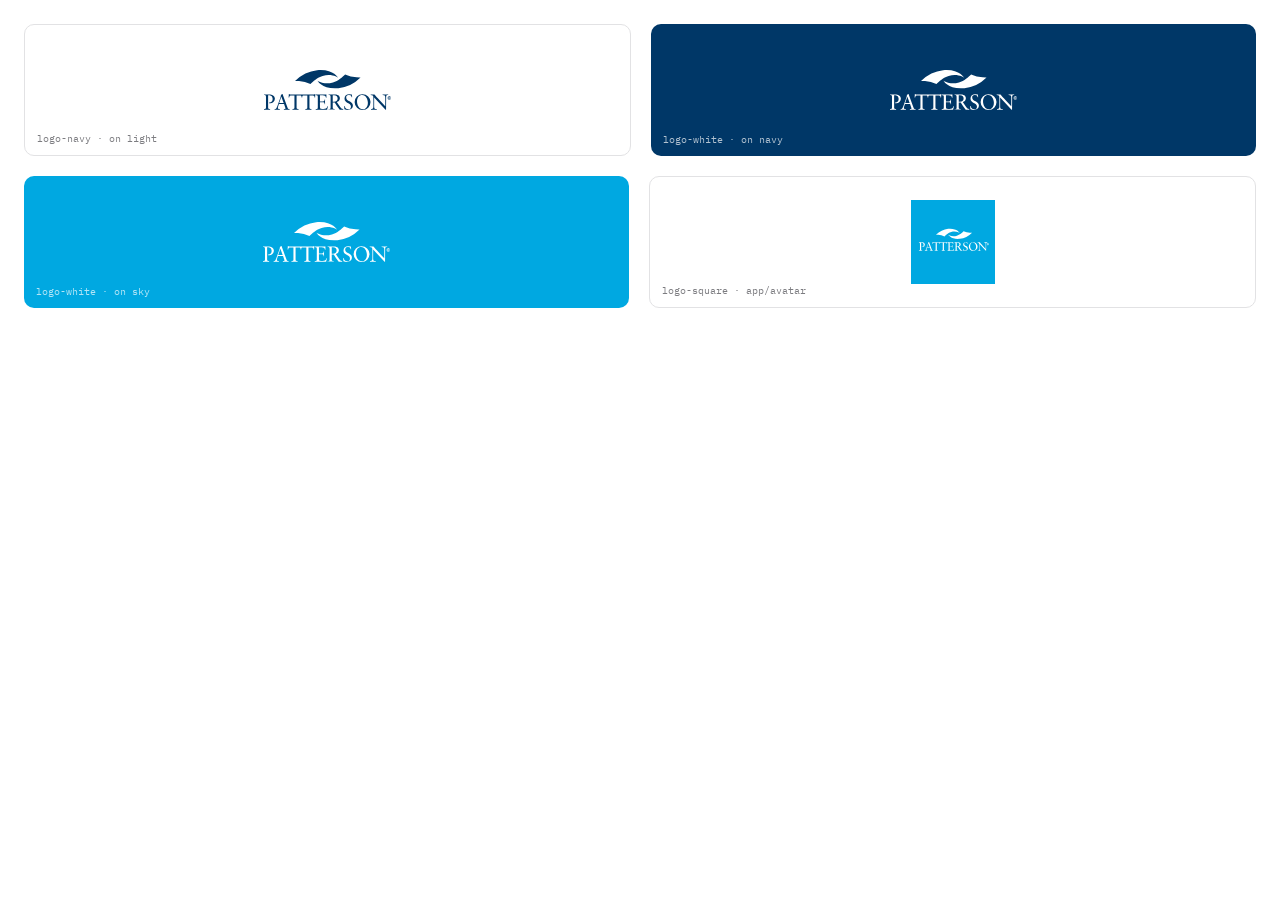
<file: guidelines/brand-logo.card.html>
<!-- @dsCard group="Brand" viewport="700x340" name="Logo" subtitle="Official Patterson lockup — white, navy & square variants" -->
<!DOCTYPE html>
<html lang="en">
<head>
<meta charset="UTF-8">
<link rel="stylesheet" href="../styles.css">
<style>
  body { margin: 0; padding: 24px; background: var(--surface-page); }
  .row { display: flex; gap: 20px; align-items: stretch; }
  .row + .row { margin-top: 20px; }
  .panel { flex: 1; display: flex; align-items: center; justify-content: center; border-radius: var(--radius-lg); height: 132px; position: relative; }
  .light { background: var(--surface-page); border: 1px solid var(--border-subtle); }
  .dark { background: var(--pat-navy); }
  .sky { background: var(--pat-sky); }
  .logo { height: 40px; width: auto; display: block; }
  .logo.sm { height: 84px; }
  .tag { position: absolute; bottom: 8px; left: 12px; font-family: var(--font-mono); font-size: 10px; color: var(--text-muted); }
  .dark .tag, .sky .tag { color: rgba(255,255,255,0.7); }
</style>
</head>
<body>
  <div class="row">
    <div class="panel light"><img class="logo" src="../assets/brand/patterson-logo-navy.svg" alt="Patterson logo, navy"><span class="tag">logo-navy · on light</span></div>
    <div class="panel dark"><img class="logo" src="../assets/brand/patterson-logo-white.svg" alt="Patterson logo, white"><span class="tag">logo-white · on navy</span></div>
  </div>
  <div class="row">
    <div class="panel sky"><img class="logo" src="../assets/brand/patterson-logo-white.svg" alt="Patterson logo, white on sky"><span class="tag">logo-white · on sky</span></div>
    <div class="panel light"><img class="logo sm" src="../assets/brand/patterson-logo-square.svg" alt="Patterson square lockup"><span class="tag">logo-square · app/avatar</span></div>
  </div>
</body>
</html>
</file>
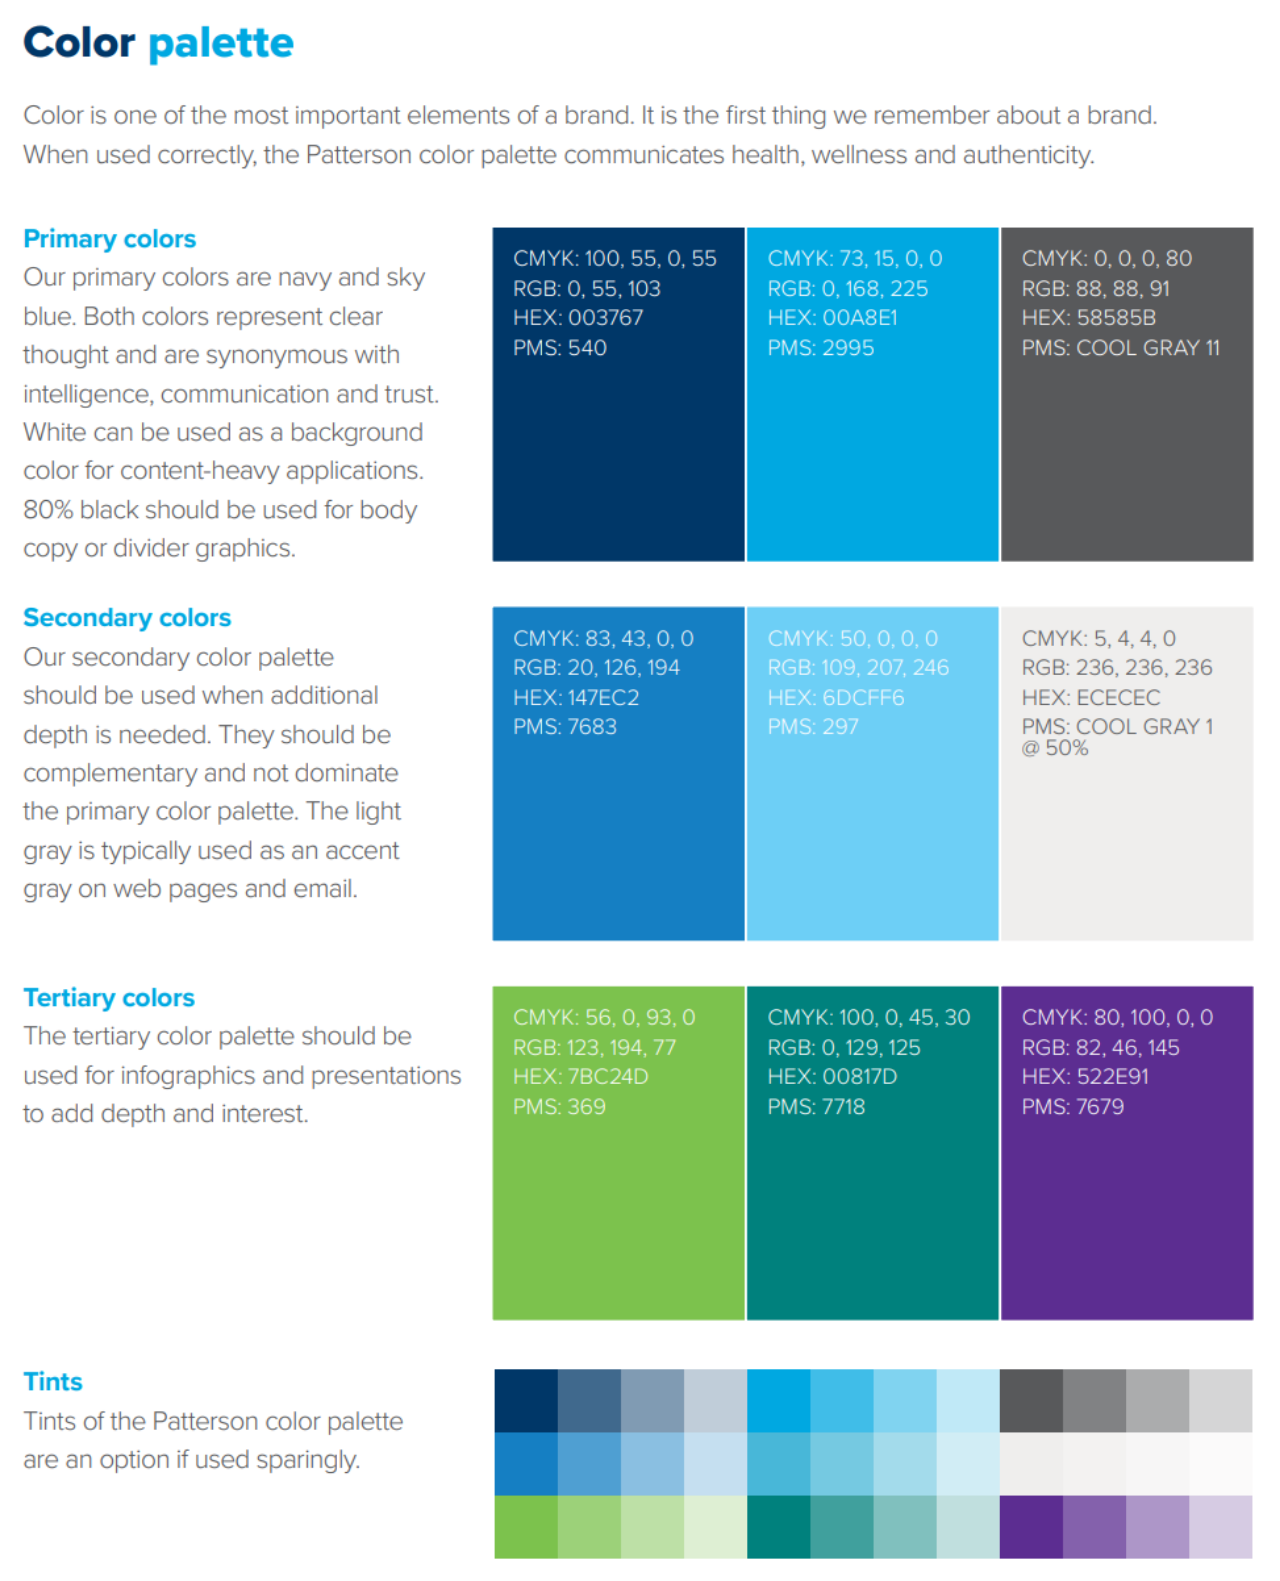
<file: guidelines/brand-palette.card.html>
<!-- @dsCard group="Brand" viewport="700x300" name="Color palette (brand guide)" subtitle="Source page from the Patterson Companies Brand Guide 2025" -->
<!DOCTYPE html>
<html lang="en">
<head>
<meta charset="UTF-8">
<link rel="stylesheet" href="../styles.css">
<style>
  body { margin: 0; padding: 0; background: var(--surface-page); }
  img { display: block; width: 100%; height: auto; }
</style>
</head>
<body>
  <img src="../assets/brand/color-palette.png" alt="Patterson Companies brand guide color palette page">
</body>
</html>
</file>
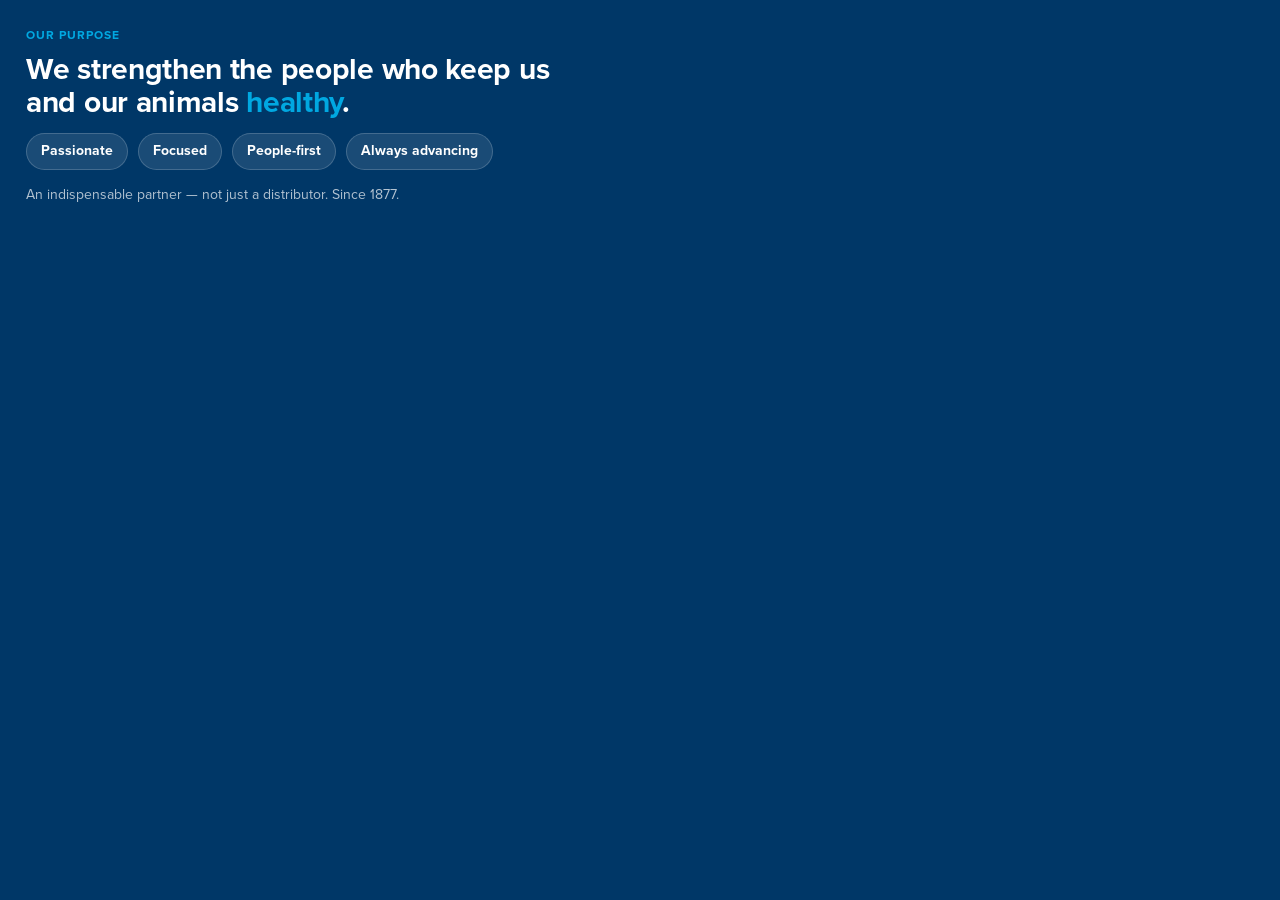
<file: guidelines/brand-voice.card.html>
<!-- @dsCard group="Brand" viewport="700x230" name="Voice & tagline" subtitle="Trusted Expertise. Unrivaled Support." -->
<!DOCTYPE html>
<html lang="en">
<head>
<meta charset="UTF-8">
<link rel="stylesheet" href="../styles.css">
<style>
  body { margin: 0; padding: 26px; background: var(--pat-navy); color: #fff; }
  .eye { font-size: var(--fs-xs); font-weight: var(--fw-bold); letter-spacing: var(--ls-caps); text-transform: uppercase; color: var(--pat-sky); }
  .tag { font-size: 30px; font-weight: var(--fw-bold); letter-spacing: var(--ls-snug); margin: 8px 0 14px; line-height: 1.1; }
  .tag em { color: var(--pat-sky); font-style: normal; }
  .values { display: flex; gap: 10px; flex-wrap: wrap; }
  .v { font-size: var(--fs-sm); font-weight: var(--fw-semibold); padding: 6px 14px; border-radius: var(--radius-pill); background: rgba(255,255,255,0.1); border: 1px solid rgba(255,255,255,0.18); }
  .since { margin-top: 14px; font-size: var(--fs-sm); color: rgba(255,255,255,0.7); }
</style>
</head>
<body>
  <div class="eye">Our purpose</div>
  <div class="tag">We strengthen the people who keep us<br>and our animals <em>healthy</em>.</div>
  <div class="values">
    <span class="v">Passionate</span>
    <span class="v">Focused</span>
    <span class="v">People-first</span>
    <span class="v">Always advancing</span>
  </div>
  <div class="since">An indispensable partner — not just a distributor. Since 1877.</div>
</body>
</html>
</file>
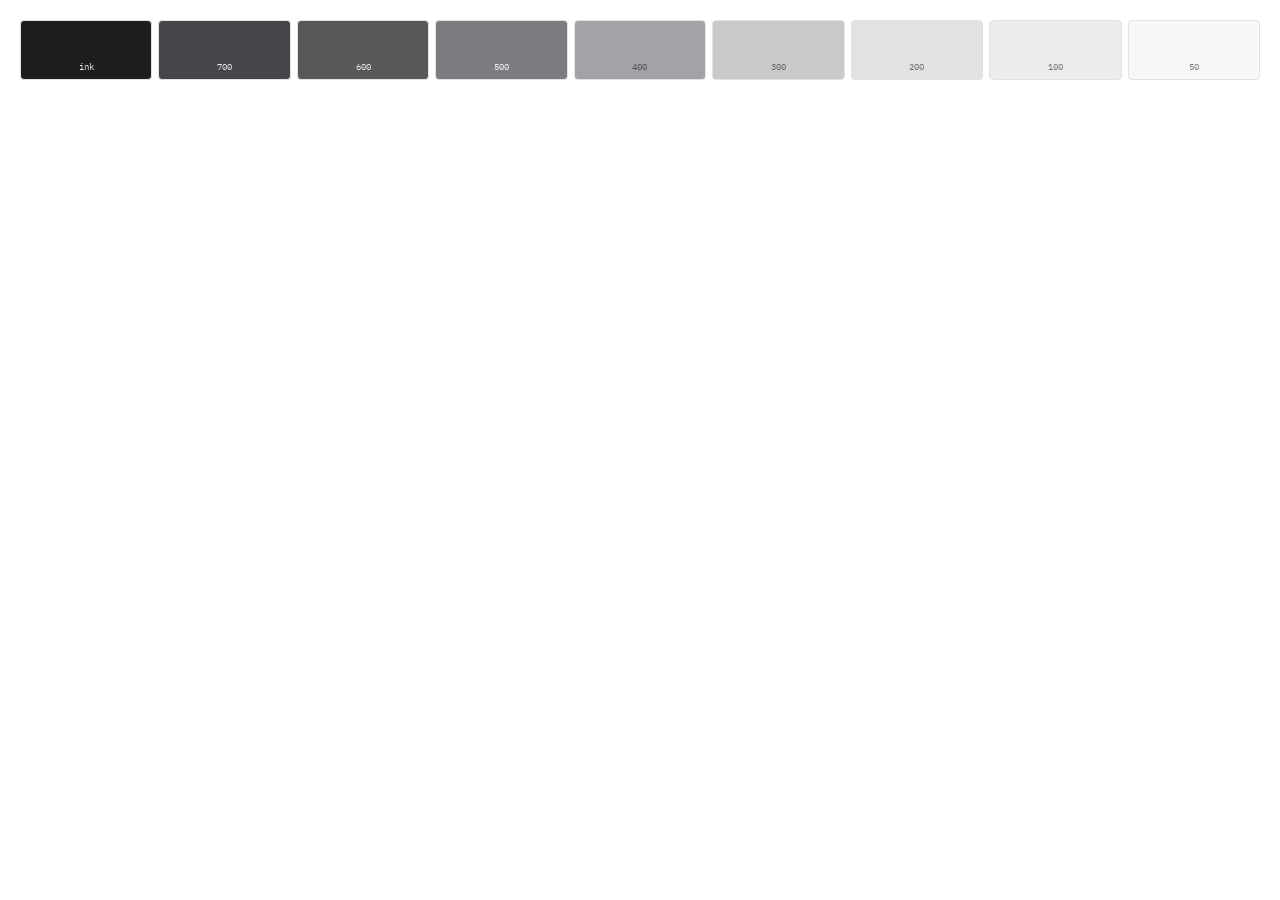
<file: guidelines/colors-neutral.card.html>
<!-- @dsCard group="Colors" viewport="700x130" name="Neutral ramp" subtitle="Cool grays for text, borders & surfaces" -->
<!DOCTYPE html>
<html lang="en">
<head>
<meta charset="UTF-8">
<link rel="stylesheet" href="../styles.css">
<style>
  body { margin: 0; padding: 20px; background: var(--surface-page); }
  .swatches { display: grid; grid-template-columns: repeat(9, 1fr); gap: 6px; }
  .s { height: 60px; border-radius: var(--radius-sm); display: flex; align-items: flex-end; justify-content: center; padding-bottom: 5px; border: 1px solid var(--border-subtle); }
  .t { font-family: var(--font-mono); font-size: 9px; }
  .light { color: rgba(255,255,255,0.9); }
  .dark { color: rgba(0,0,0,0.5); }
</style>
</head>
<body>
  <div class="swatches">
    <div class="s" style="background:var(--pat-ink)"><span class="t light">ink</span></div>
    <div class="s" style="background:var(--pat-gray-700)"><span class="t light">700</span></div>
    <div class="s" style="background:var(--pat-gray-600)"><span class="t light">600</span></div>
    <div class="s" style="background:var(--pat-gray-500)"><span class="t light">500</span></div>
    <div class="s" style="background:var(--pat-gray-400)"><span class="t dark">400</span></div>
    <div class="s" style="background:var(--pat-gray-300)"><span class="t dark">300</span></div>
    <div class="s" style="background:var(--pat-gray-200)"><span class="t dark">200</span></div>
    <div class="s" style="background:var(--pat-gray-100)"><span class="t dark">100</span></div>
    <div class="s" style="background:var(--pat-gray-50)"><span class="t dark">50</span></div>
  </div>
</body>
</html>
</file>
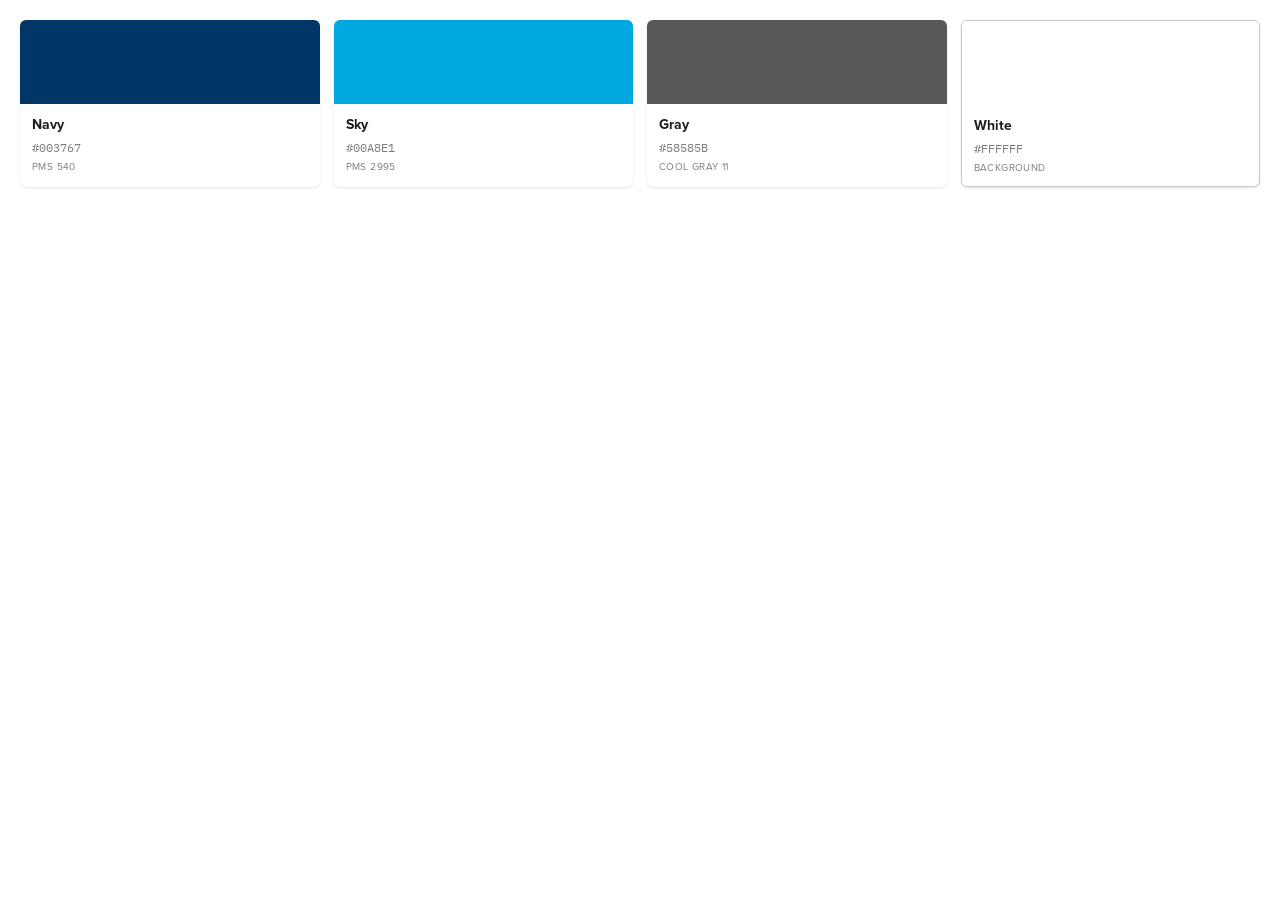
<file: guidelines/colors-primary.card.html>
<!-- @dsCard group="Colors" viewport="700x180" name="Primary palette" subtitle="Navy, sky blue, gray & white — the core of the brand" -->
<!DOCTYPE html>
<html lang="en">
<head>
<meta charset="UTF-8">
<link rel="stylesheet" href="../styles.css">
<style>
  body { margin: 0; padding: 20px; background: var(--surface-page); }
  .row { display: grid; grid-template-columns: repeat(4, 1fr); gap: 14px; }
  .sw { border-radius: var(--radius-md); overflow: hidden; box-shadow: var(--shadow-sm); }
  .chip { height: 84px; }
  .meta { padding: 10px 12px; }
  .name { font-weight: var(--fw-bold); color: var(--text-heading); font-size: var(--fs-sm); }
  .hex { font-family: var(--font-mono); font-size: var(--fs-xs); color: var(--text-muted); margin-top: 2px; }
  .pms { font-size: 10px; color: var(--text-muted); letter-spacing: var(--ls-wide); text-transform: uppercase; margin-top: 1px; }
  .bordered { border: 1px solid var(--border-default); }
</style>
</head>
<body>
  <div class="row">
    <div class="sw"><div class="chip" style="background: var(--pat-navy)"></div><div class="meta"><div class="name">Navy</div><div class="hex">#003767</div><div class="pms">PMS 540</div></div></div>
    <div class="sw"><div class="chip" style="background: var(--pat-sky)"></div><div class="meta"><div class="name">Sky</div><div class="hex">#00A8E1</div><div class="pms">PMS 2995</div></div></div>
    <div class="sw"><div class="chip" style="background: var(--pat-gray)"></div><div class="meta"><div class="name">Gray</div><div class="hex">#58585B</div><div class="pms">Cool Gray 11</div></div></div>
    <div class="sw bordered"><div class="chip" style="background: var(--pat-white)"></div><div class="meta"><div class="name">White</div><div class="hex">#FFFFFF</div><div class="pms">Background</div></div></div>
  </div>
</body>
</html>
</file>
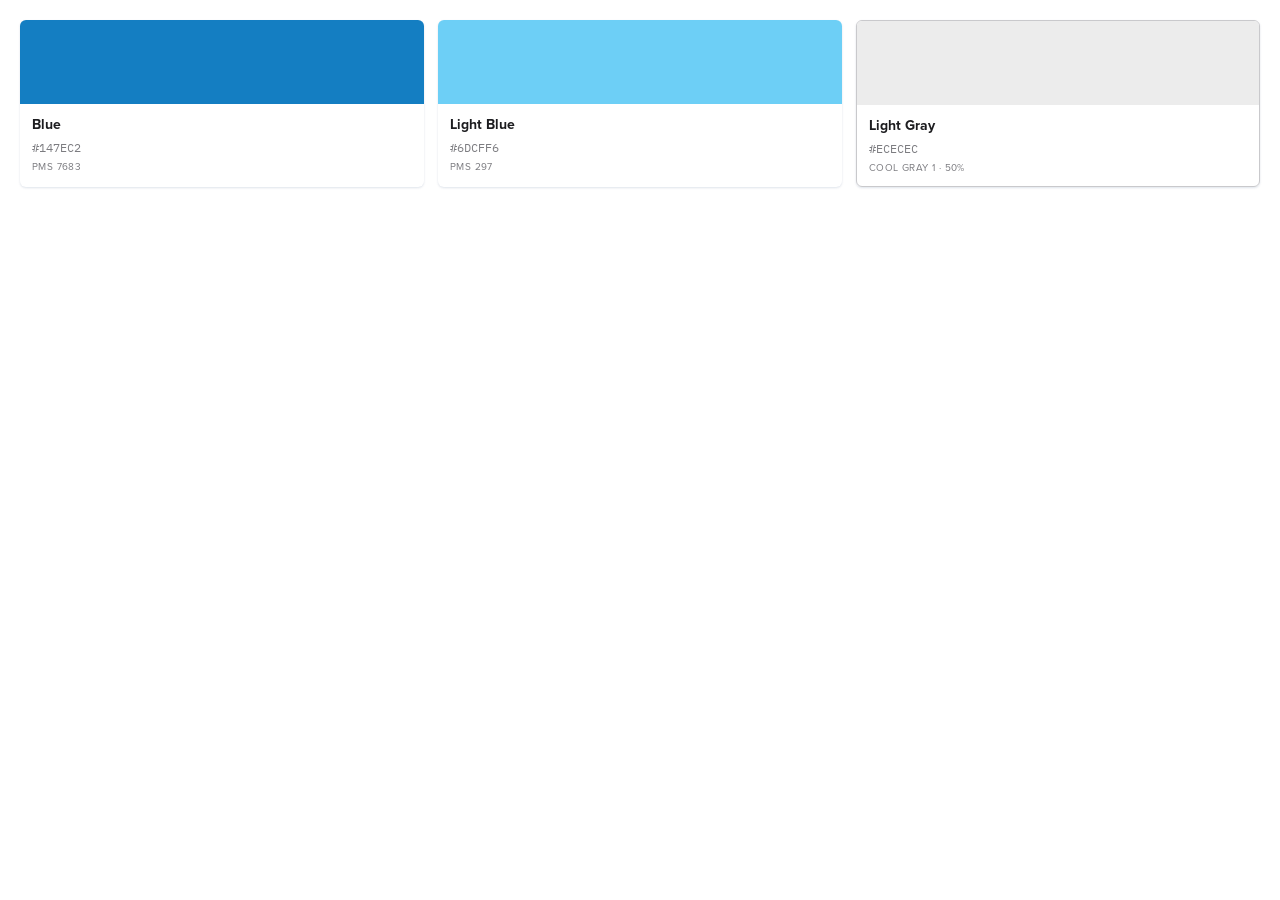
<file: guidelines/colors-secondary.card.html>
<!-- @dsCard group="Colors" viewport="700x180" name="Secondary palette" subtitle="Adds depth — complementary, never dominant" -->
<!DOCTYPE html>
<html lang="en">
<head>
<meta charset="UTF-8">
<link rel="stylesheet" href="../styles.css">
<style>
  body { margin: 0; padding: 20px; background: var(--surface-page); }
  .row { display: grid; grid-template-columns: repeat(3, 1fr); gap: 14px; }
  .sw { border-radius: var(--radius-md); overflow: hidden; box-shadow: var(--shadow-sm); }
  .chip { height: 84px; }
  .meta { padding: 10px 12px; }
  .name { font-weight: var(--fw-bold); color: var(--text-heading); font-size: var(--fs-sm); }
  .hex { font-family: var(--font-mono); font-size: var(--fs-xs); color: var(--text-muted); margin-top: 2px; }
  .pms { font-size: 10px; color: var(--text-muted); letter-spacing: var(--ls-wide); text-transform: uppercase; margin-top: 1px; }
  .bordered { border: 1px solid var(--border-default); }
</style>
</head>
<body>
  <div class="row">
    <div class="sw"><div class="chip" style="background: var(--pat-blue)"></div><div class="meta"><div class="name">Blue</div><div class="hex">#147EC2</div><div class="pms">PMS 7683</div></div></div>
    <div class="sw"><div class="chip" style="background: var(--pat-blue-light)"></div><div class="meta"><div class="name">Light Blue</div><div class="hex">#6DCFF6</div><div class="pms">PMS 297</div></div></div>
    <div class="sw bordered"><div class="chip" style="background: var(--pat-gray-light)"></div><div class="meta"><div class="name">Light Gray</div><div class="hex">#ECECEC</div><div class="pms">Cool Gray 1 · 50%</div></div></div>
  </div>
</body>
</html>
</file>
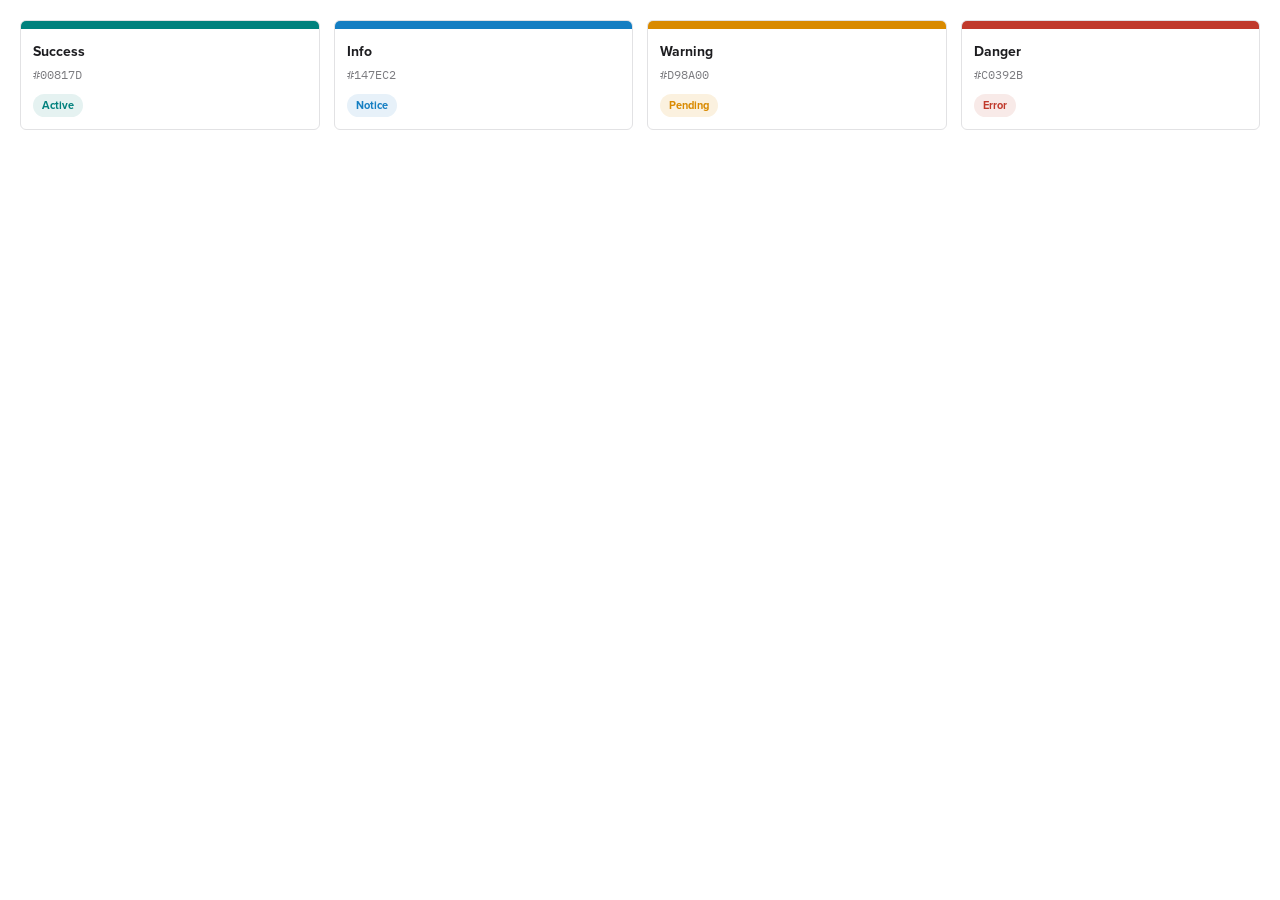
<file: guidelines/colors-semantic.card.html>
<!-- @dsCard group="Colors" viewport="700x150" name="Semantic status" subtitle="Success, info, warning & danger, harmonized to palette" -->
<!DOCTYPE html>
<html lang="en">
<head>
<meta charset="UTF-8">
<link rel="stylesheet" href="../styles.css">
<style>
  body { margin: 0; padding: 20px; background: var(--surface-page); }
  .row { display: grid; grid-template-columns: repeat(4, 1fr); gap: 14px; }
  .item { border-radius: var(--radius-md); border: 1px solid var(--border-subtle); overflow: hidden; }
  .bar { height: 8px; }
  .body { padding: 12px; }
  .name { font-weight: var(--fw-bold); color: var(--text-heading); font-size: var(--fs-sm); }
  .hex { font-family: var(--font-mono); font-size: var(--fs-xs); color: var(--text-muted); margin-top: 2px; }
  .pill { display: inline-block; margin-top: 9px; font-size: 11px; font-weight: var(--fw-semibold); padding: 3px 9px; border-radius: var(--radius-pill); }
</style>
</head>
<body>
  <div class="row">
    <div class="item"><div class="bar" style="background:var(--pat-success)"></div><div class="body"><div class="name">Success</div><div class="hex">#00817D</div><span class="pill" style="background:var(--pat-success-bg); color:var(--pat-success)">Active</span></div></div>
    <div class="item"><div class="bar" style="background:var(--pat-info)"></div><div class="body"><div class="name">Info</div><div class="hex">#147EC2</div><span class="pill" style="background:var(--pat-info-bg); color:var(--pat-info)">Notice</span></div></div>
    <div class="item"><div class="bar" style="background:var(--pat-warning)"></div><div class="body"><div class="name">Warning</div><div class="hex">#D98A00</div><span class="pill" style="background:var(--pat-warning-bg); color:var(--pat-warning)">Pending</span></div></div>
    <div class="item"><div class="bar" style="background:var(--pat-danger)"></div><div class="body"><div class="name">Danger</div><div class="hex">#C0392B</div><span class="pill" style="background:var(--pat-danger-bg); color:var(--pat-danger)">Error</span></div></div>
  </div>
</body>
</html>
</file>
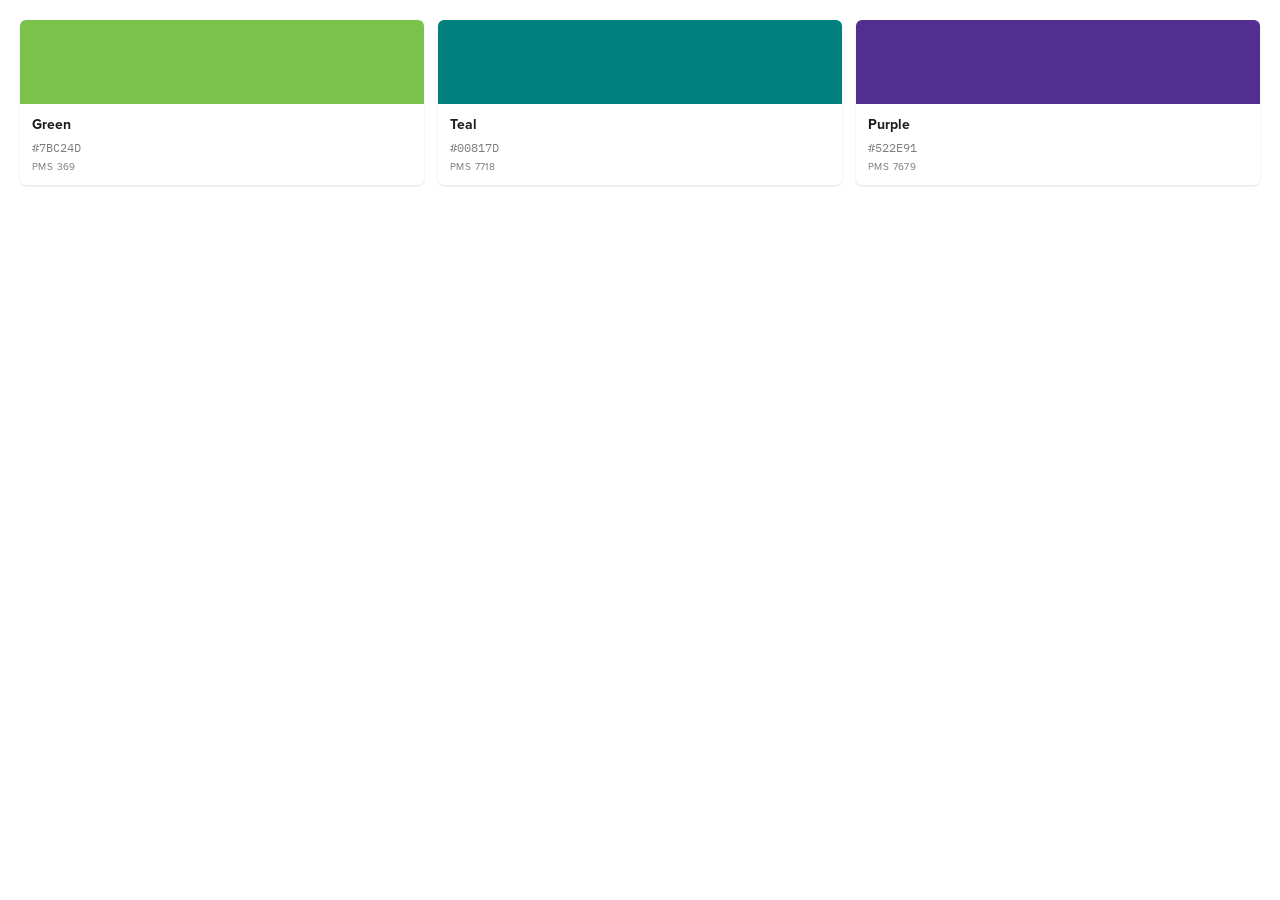
<file: guidelines/colors-tertiary.card.html>
<!-- @dsCard group="Colors" viewport="700x180" name="Tertiary palette" subtitle="Infographics & presentations — depth and interest" -->
<!DOCTYPE html>
<html lang="en">
<head>
<meta charset="UTF-8">
<link rel="stylesheet" href="../styles.css">
<style>
  body { margin: 0; padding: 20px; background: var(--surface-page); }
  .row { display: grid; grid-template-columns: repeat(3, 1fr); gap: 14px; }
  .sw { border-radius: var(--radius-md); overflow: hidden; box-shadow: var(--shadow-sm); }
  .chip { height: 84px; }
  .meta { padding: 10px 12px; }
  .name { font-weight: var(--fw-bold); color: var(--text-heading); font-size: var(--fs-sm); }
  .hex { font-family: var(--font-mono); font-size: var(--fs-xs); color: var(--text-muted); margin-top: 2px; }
  .pms { font-size: 10px; color: var(--text-muted); letter-spacing: var(--ls-wide); text-transform: uppercase; margin-top: 1px; }
</style>
</head>
<body>
  <div class="row">
    <div class="sw"><div class="chip" style="background: var(--pat-green)"></div><div class="meta"><div class="name">Green</div><div class="hex">#7BC24D</div><div class="pms">PMS 369</div></div></div>
    <div class="sw"><div class="chip" style="background: var(--pat-teal)"></div><div class="meta"><div class="name">Teal</div><div class="hex">#00817D</div><div class="pms">PMS 7718</div></div></div>
    <div class="sw"><div class="chip" style="background: var(--pat-purple)"></div><div class="meta"><div class="name">Purple</div><div class="hex">#522E91</div><div class="pms">PMS 7679</div></div></div>
  </div>
</body>
</html>
</file>
<file: templates/tutorialkit/theme.css>
/* ============================================================
   Patterson Companies — TutorialKit Theme
   ------------------------------------------------------------
   Skins the TutorialKit shell (top bar, panels, editor, terminal,
   file tree, callouts, nav) in the Patterson brand.

   Reference: https://tutorialkit.dev/reference/theming
   Values are taken verbatim from the Patterson design system
   (tokens/colors.css, effects.css) so the platform stays on brand:
     navy  #003767   sky   #00A8E1   ink   #1d1d20
     blue  #147EC2   teal  #00817D   green #7BC24D   amber #d98a00   red #c0392b

   Themes (set `data-theme` on <html>):
     light        — Patterson corporate light (default)
     dark         — deep Patterson navy canvas
     dental       — sky-forward flavor (oral-health business)
     veterinary   — teal/green-forward flavor (animal-health business)

   Drop this file at the ROOT of a TutorialKit project as `theme.css`.
   ============================================================ */

/* --- Typography supplement ------------------------------------
   TutorialKit exposes no font token, so we set the family directly.
   proxima-nova is the licensed brand face (add your Adobe Fonts/Typekit
   embed to render it); Figtree is the free fallback, IBM Plex Mono the
   code face. Editor/terminal keep their own monospace. */
@import url('https://fonts.googleapis.com/css2?family=Figtree:ital,wght@0,300..900;1,300..900&family=IBM+Plex+Mono:wght@400;500;600&display=swap');

:root {
  --tk-font-sans: 'proxima-nova', 'Figtree', system-ui, -apple-system, 'Segoe UI', Roboto, Helvetica, Arial, sans-serif;
  --tk-font-mono: 'IBM Plex Mono', ui-monospace, 'SF Mono', Menlo, Consolas, monospace;
}
html,
body {
  font-family: var(--tk-font-sans);
}

/* ============================================================
   LIGHT  —  Patterson corporate light  (default, and the base
   that `dental` / `veterinary` layer their accents on top of)
   ============================================================ */
:root,
:root[data-theme='light'] {
  /* --- Core: backgrounds ---------------------------------- */
  --tk-background-primary: #ffffff;
  --tk-background-secondary: #f6f7f8;
  --tk-background-active: #e5ebf0;            /* navy-10 */
  --tk-background-active-secondary: #ccedf9;  /* sky-20  */
  --tk-background-brighter: #ffffff;
  --tk-background-accent: #00a8e1;            /* sky */
  --tk-background-accent-secondary: #e5f6fc;  /* sky-10 */
  --tk-background-accent-active: #003767;     /* navy */
  --tk-background-positive: #e5f2f1;
  --tk-background-warning: #fbf1df;
  --tk-background-negative: #f8eae8;
  --tk-background-info: #e7f1f9;
  --tk-background-tip: #e5f6fc;

  /* --- Core: text ----------------------------------------- */
  --tk-text-primary: #1d1d20;                 /* ink */
  --tk-text-primary-inverted: #ffffff;
  --tk-text-secondary: #7c7c80;               /* gray-500 */
  --tk-text-secondary-inverted: #ccd7e1;
  --tk-text-disabled: #a3a3a7;                /* gray-400 */
  --tk-text-body: #58585b;                    /* gray-600 */
  --tk-text-heading: #003767;                 /* navy headings */
  --tk-text-active: #003767;
  --tk-text-accent: #147ec2;                  /* blue */
  --tk-text-positive: #00817d;
  --tk-text-warning: #8a5a00;
  --tk-text-negative: #96271b;
  --tk-text-info: #147ec2;
  --tk-text-tip: #0e6a97;

  /* --- Core: borders -------------------------------------- */
  --tk-border-primary: #e2e2e4;               /* gray-200 */
  --tk-border-secondary: #c9c9cc;             /* gray-300 */
  --tk-border-brighter: #ececec;
  --tk-border-accent: #00a8e1;
  --tk-border-positive: #00817d;
  --tk-border-warning: #d98a00;
  --tk-border-negative: #c0392b;
  --tk-border-info: #147ec2;
  --tk-border-tip: #00a8e1;

  /* --- Core: terminal (a Patterson-tuned ANSI palette on a
     navy-tinted dark terminal, used in every mode) ---------- */
  --tk-terminal-foreground: #e2e2e4;
  --tk-terminal-selection-background: rgba(0, 168, 225, 0.30);
  --tk-terminal-black: #1d1d20;
  --tk-terminal-red: #c0392b;
  --tk-terminal-green: #7bc24d;
  --tk-terminal-yellow: #d98a00;
  --tk-terminal-blue: #147ec2;
  --tk-terminal-magenta: #522e91;
  --tk-terminal-cyan: #00a8e1;
  --tk-terminal-white: #e2e2e4;
  --tk-terminal-brightBlack: #58585b;
  --tk-terminal-brightRed: #e05a4d;
  --tk-terminal-brightGreen: #93d16a;
  --tk-terminal-brightYellow: #f0a52a;
  --tk-terminal-brightBlue: #3a9fdc;
  --tk-terminal-brightMagenta: #7a54c0;
  --tk-terminal-brightCyan: #6dcff6;
  --tk-terminal-brightWhite: #ffffff;

  /* --- Elements: app -------------------------------------- */
  --tk-elements-app-backgroundColor: #ffffff;
  --tk-elements-app-borderColor: #e2e2e4;
  --tk-elements-app-textColor: #58585b;

  /* --- Elements: links ------------------------------------ */
  --tk-elements-link-primaryColor: #147ec2;
  --tk-elements-link-primaryColorHover: #003767;
  --tk-elements-link-secondaryColor: #58585b;
  --tk-elements-link-secondaryColorHover: #003767;

  /* --- Elements: primary button (navy → sky on hover) ----- */
  --tk-elements-primaryButton-backgroundColor: #003767;
  --tk-elements-primaryButton-backgroundColorHover: #00a8e1;
  --tk-elements-primaryButton-textColor: #ffffff;
  --tk-elements-primaryButton-textColorHover: #ffffff;
  --tk-elements-primaryButton-iconColor: #ffffff;
  --tk-elements-primaryButton-iconColorHover: #ffffff;

  /* --- Elements: secondary button (outlined navy) --------- */
  --tk-elements-secondaryButton-backgroundColor: transparent;
  --tk-elements-secondaryButton-backgroundColorHover: #e5ebf0;
  --tk-elements-secondaryButton-textColor: #003767;
  --tk-elements-secondaryButton-textColorHover: #003767;
  --tk-elements-secondaryButton-iconColor: #003767;
  --tk-elements-secondaryButton-iconColorHover: #003767;

  /* --- Elements: content ---------------------------------- */
  --tk-elements-content-textColor: #58585b;
  --tk-elements-content-headingTextColor: #003767;

  /* --- Elements: page loading indicator ------------------- */
  --tk-elements-pageLoadingIndicator-backgroundColor: #00a8e1;
  --tk-elements-pageLoadingIndicator-shadowColor: rgba(0, 168, 225, 0.50);

  /* --- Elements: top bar (navy brand chrome) -------------- */
  --tk-elements-topBar-backgroundColor: #003767;
  --tk-elements-topBar-iconButton-backgroundColor: transparent;
  --tk-elements-topBar-iconButton-backgroundColorHover: rgba(255, 255, 255, 0.12);
  --tk-elements-topBar-iconButton-iconColor: #ffffff;
  --tk-elements-topBar-iconButton-iconColorHover: #00a8e1;
  --tk-elements-topBar-logo-color: #ffffff;
  --tk-elements-topBar-logo-colorHover: #00a8e1;

  /* --- Elements: previews --------------------------------- */
  --tk-elements-previews-borderColor: #e2e2e4;

  /* --- Elements: panels ----------------------------------- */
  --tk-elements-panel-backgroundColor: #ffffff;
  --tk-elements-panel-textColor: #58585b;
  --tk-elements-panel-header-backgroundColor: #f6f7f8;
  --tk-elements-panel-header-textColor: #003767;
  --tk-elements-panel-header-iconColor: #58585b;

  --tk-elements-panel-headerButton-backgroundColor: transparent;
  --tk-elements-panel-headerButton-backgroundColorHover: #e5ebf0;
  --tk-elements-panel-headerButton-textColor: #58585b;
  --tk-elements-panel-headerButton-textColorHover: #003767;
  --tk-elements-panel-headerButton-iconColor: #58585b;
  --tk-elements-panel-headerButton-iconColorHover: #003767;

  --tk-elements-panel-headerTab-backgroundColor: #f6f7f8;
  --tk-elements-panel-headerTab-backgroundColorHover: #e5ebf0;
  --tk-elements-panel-headerTab-backgroundColorActive: #ffffff;
  --tk-elements-panel-headerTab-textColor: #7c7c80;
  --tk-elements-panel-headerTab-textColorHover: #003767;
  --tk-elements-panel-headerTab-textColorActive: #003767;
  --tk-elements-panel-headerTab-borderColor: #e2e2e4;
  --tk-elements-panel-headerTab-borderColorHover: #ccd7e1;
  --tk-elements-panel-headerTab-borderColorActive: #00a8e1;
  --tk-elements-panel-headerTab-iconColor: #7c7c80;
  --tk-elements-panel-headerTab-iconColorHover: #003767;
  --tk-elements-panel-headerTab-iconColorActive: #00a8e1;

  /* --- Elements: file tree -------------------------------- */
  --tk-elements-fileTree-backgroundColor: #f6f7f8;
  --tk-elements-fileTree-backgroundColorHover: #e5ebf0;
  --tk-elements-fileTree-textColor: #58585b;
  --tk-elements-fileTree-textColorHover: #003767;
  --tk-elements-fileTree-iconColor: #7c7c80;
  --tk-elements-fileTree-iconColorHover: #003767;

  --tk-elements-fileTree-file-backgroundColor: transparent;
  --tk-elements-fileTree-file-backgroundColorHover: #e5ebf0;
  --tk-elements-fileTree-file-backgroundColorSelected: #ccedf9;
  --tk-elements-fileTree-file-textColor: #58585b;
  --tk-elements-fileTree-file-textColorHover: #1d1d20;
  --tk-elements-fileTree-file-textColorSelected: #003767;
  --tk-elements-fileTree-file-iconColor: #7c7c80;
  --tk-elements-fileTree-file-iconColorHover: #003767;
  --tk-elements-fileTree-file-iconColorSelected: #00a8e1;

  --tk-elements-fileTree-folder-backgroundColor: transparent;
  --tk-elements-fileTree-folder-backgroundColorHover: #e5ebf0;
  --tk-elements-fileTree-folder-textColor: #58585b;
  --tk-elements-fileTree-folder-textColorHover: #003767;
  --tk-elements-fileTree-folder-iconColor: #7c7c80;
  --tk-elements-fileTree-folder-iconColorHover: #00a8e1;

  /* --- Elements: navigation card -------------------------- */
  --tk-elements-navCard-backgroundColor: #ffffff;
  --tk-elements-navCard-backgroundColorHover: #f6f7f8;
  --tk-elements-navCard-textColor: #003767;
  --tk-elements-navCard-textColorHover: #003767;
  --tk-elements-navCard-borderColor: #e2e2e4;
  --tk-elements-navCard-borderColorHover: #00a8e1;
  --tk-elements-navCard-iconColor: #00a8e1;
  --tk-elements-navCard-iconColorHover: #003767;

  /* --- Elements: breadcrumbs — nav ------------------------ */
  --tk-elements-breadcrumbs-navButton-iconColor: #58585b;
  --tk-elements-breadcrumbs-navButton-iconColorHover: #003767;

  /* --- Elements: breadcrumbs — toggle button (sits on the navy top bar) */
  --tk-elements-breadcrumbs-toggleButton-backgroundColor: transparent;
  --tk-elements-breadcrumbs-toggleButton-backgroundColorHover: rgba(255, 255, 255, 0.12);
  --tk-elements-breadcrumbs-toggleButton-backgroundColorSelected: rgba(255, 255, 255, 0.14);
  --tk-elements-breadcrumbs-toggleButton-borderColor: transparent;
  --tk-elements-breadcrumbs-toggleButton-borderColorHover: rgba(255, 255, 255, 0.20);
  --tk-elements-breadcrumbs-toggleButton-borderColorSelected: #00a8e1;
  --tk-elements-breadcrumbs-toggleButton-textColor: #ffffff;
  --tk-elements-breadcrumbs-toggleButton-textColorHover: #ffffff;
  --tk-elements-breadcrumbs-toggleButton-textColorSelected: #ffffff;
  --tk-elements-breadcrumbs-toggleButton-textDividerColor: rgba(255, 255, 255, 0.45);
  --tk-elements-breadcrumbs-toggleButton-textDividerColorHover: rgba(255, 255, 255, 0.70);
  --tk-elements-breadcrumbs-toggleButton-textDividerColorSelected: rgba(255, 255, 255, 0.70);
  --tk-elements-breadcrumbs-toggleButton-iconColor: rgba(255, 255, 255, 0.80);
  --tk-elements-breadcrumbs-toggleButton-iconColorHover: #ffffff;
  --tk-elements-breadcrumbs-toggleButton-iconColorSelected: #6dcff6;

  /* --- Elements: breadcrumbs — dropdown ------------------- */
  --tk-elements-breadcrumbs-dropdown-backgroundColor: #ffffff;
  --tk-elements-breadcrumbs-dropdown-borderColor: #e2e2e4;
  --tk-elements-breadcrumbs-dropdown-textColor: #58585b;
  --tk-elements-breadcrumbs-dropdown-textColorHover: #003767;
  --tk-elements-breadcrumbs-dropdown-accordionTextColor: #58585b;
  --tk-elements-breadcrumbs-dropdown-accordionTextColorSelected: #003767;
  --tk-elements-breadcrumbs-dropdown-accordionTextColorHover: #003767;
  --tk-elements-breadcrumbs-dropdown-accordionIconColor: #7c7c80;
  --tk-elements-breadcrumbs-dropdown-accordionIconColorSelected: #00a8e1;
  --tk-elements-breadcrumbs-dropdown-accordionIconColorHover: #003767;
  --tk-elements-breadcrumbs-dropdown-lessonBackgroundColor: #ffffff;
  --tk-elements-breadcrumbs-dropdown-lessonBackgroundColorSelected: #ccedf9;
  --tk-elements-breadcrumbs-dropdown-lessonTextColor: #58585b;
  --tk-elements-breadcrumbs-dropdown-lessonTextColorSelected: #003767;
  --tk-elements-breadcrumbs-dropdown-lessonTextColorHover: #003767;

  /* --- Elements: editor ----------------------------------- */
  --tk-elements-editor-textColor: #1d1d20;
  --tk-elements-editor-backgroundColor: #ffffff;
  --tk-elements-editor-activeLineBackgroundColor: #f6f7f8;
  --tk-elements-editor-cursorColor: #00a8e1;
  --tk-elements-editor-matchingBracketBackgroundColor: #ccedf9;
  --tk-elements-editor-panels-borderColor: #e2e2e4;
  --tk-elements-editor-selection-backgroundColor: #00a8e1;
  --tk-elements-editor-selection-backgroundOpacity: 0.20;
  --tk-elements-editor-selection-inactiveBackgroundColor: #99afc2;
  --tk-elements-editor-selection-inactiveBackgroundOpacity: 0.20;

  --tk-elements-editor-gutter-textColor: #a3a3a7;
  --tk-elements-editor-gutter-backgroundColor: #ffffff;
  --tk-elements-editor-gutter-activeLineTextColor: #003767;

  --tk-elements-editor-foldGutter-textColor: #a3a3a7;
  --tk-elements-editor-foldGutter-textColorHover: #003767;

  --tk-elements-editor-search-textColor: #1d1d20;
  --tk-elements-editor-search-backgroundColor: #99dcf3;
  --tk-elements-editor-search-closeButton-textColor: #58585b;
  --tk-elements-editor-search-closeButton-textColorHover: #003767;
  --tk-elements-editor-search-closeButton-backgroundColor: transparent;
  --tk-elements-editor-search-closeButton-backgroundColorHover: #e5ebf0;
  --tk-elements-editor-search-button-textColor: #003767;
  --tk-elements-editor-search-button-textColorHover: #003767;
  --tk-elements-editor-search-button-backgroundColor: #f6f7f8;
  --tk-elements-editor-search-button-backgroundColorHover: #e5ebf0;
  --tk-elements-editor-search-button-borderColor: #e2e2e4;
  --tk-elements-editor-search-button-borderColorHover: #ccd7e1;
  --tk-elements-editor-search-button-borderColorFocused: #00a8e1;
  --tk-elements-editor-search-input-backgroundColor: #ffffff;
  --tk-elements-editor-search-input-borderColor: #e2e2e4;
  --tk-elements-editor-search-input-borderColorFocused: #00a8e1;

  --tk-elements-editor-tooltip-textColor: #58585b;
  --tk-elements-editor-tooltip-textColorSelected: #ffffff;
  --tk-elements-editor-tooltip-backgroundColor: #ffffff;
  --tk-elements-editor-tooltip-backgroundColorSelected: #003767;
  --tk-elements-editor-tooltip-borderColor: #e2e2e4;

  /* --- Elements: terminal (navy-tinted dark surface) ------ */
  --tk-elements-terminal-backgroundColor: #002440;
  --tk-elements-terminal-textColor: #e2e2e4;
  --tk-elements-terminal-cursorColor: #00a8e1;
  --tk-elements-terminal-selection-backgroundColor: rgba(0, 168, 225, 0.30);
  --tk-elements-terminal-color-black: #1d1d20;
  --tk-elements-terminal-color-red: #c0392b;
  --tk-elements-terminal-color-green: #7bc24d;
  --tk-elements-terminal-color-yellow: #d98a00;
  --tk-elements-terminal-color-blue: #147ec2;
  --tk-elements-terminal-color-magenta: #522e91;
  --tk-elements-terminal-color-cyan: #00a8e1;
  --tk-elements-terminal-color-white: #e2e2e4;
  --tk-elements-terminal-color-brightBlack: #58585b;
  --tk-elements-terminal-color-brightRed: #e05a4d;
  --tk-elements-terminal-color-brightGreen: #93d16a;
  --tk-elements-terminal-color-brightYellow: #f0a52a;
  --tk-elements-terminal-color-brightBlue: #3a9fdc;
  --tk-elements-terminal-color-brightMagenta: #7a54c0;
  --tk-elements-terminal-color-brightCyan: #6dcff6;
  --tk-elements-terminal-color-brightWhite: #ffffff;

  /* --- Elements: callouts --------------------------------- */
  /* tip → sky */
  --tk-elements-callouts-tip-backgroundColor: #e5f6fc;
  --tk-elements-callouts-tip-textColor: #14415c;
  --tk-elements-callouts-tip-borderColor: #00a8e1;
  --tk-elements-callouts-tip-titleTextColor: #003767;
  --tk-elements-callouts-tip-iconColor: #00a8e1;
  --tk-elements-callouts-tip-codeColor: #003767;
  --tk-elements-callouts-tip-codeBackgroundColor: #ccedf9;
  /* info → blue */
  --tk-elements-callouts-info-backgroundColor: #e7f1f9;
  --tk-elements-callouts-info-textColor: #163c56;
  --tk-elements-callouts-info-borderColor: #147ec2;
  --tk-elements-callouts-info-titleTextColor: #10486e;
  --tk-elements-callouts-info-iconColor: #147ec2;
  --tk-elements-callouts-info-codeColor: #10486e;
  --tk-elements-callouts-info-codeBackgroundColor: #d3e6f4;
  /* warning → amber */
  --tk-elements-callouts-warning-backgroundColor: #fbf1df;
  --tk-elements-callouts-warning-textColor: #74510d;
  --tk-elements-callouts-warning-borderColor: #d98a00;
  --tk-elements-callouts-warning-titleTextColor: #8a5a00;
  --tk-elements-callouts-warning-iconColor: #d98a00;
  --tk-elements-callouts-warning-codeColor: #8a5a00;
  --tk-elements-callouts-warning-codeBackgroundColor: #f6e3c2;
  /* danger → red */
  --tk-elements-callouts-danger-backgroundColor: #f8eae8;
  --tk-elements-callouts-danger-textColor: #7a2c22;
  --tk-elements-callouts-danger-borderColor: #c0392b;
  --tk-elements-callouts-danger-titleTextColor: #96271b;
  --tk-elements-callouts-danger-iconColor: #c0392b;
  --tk-elements-callouts-danger-codeColor: #96271b;
  --tk-elements-callouts-danger-codeBackgroundColor: #f2d6d1;
  /* success → teal */
  --tk-elements-callouts-success-backgroundColor: #e5f2f1;
  --tk-elements-callouts-success-textColor: #1c4e4b;
  --tk-elements-callouts-success-borderColor: #00817d;
  --tk-elements-callouts-success-titleTextColor: #045f5c;
  --tk-elements-callouts-success-iconColor: #00817d;
  --tk-elements-callouts-success-codeColor: #045f5c;
  --tk-elements-callouts-success-codeBackgroundColor: #cfe7e5;

  /* --- Elements: statuses --------------------------------- */
  --tk-elements-status-positive-textColor: #00817d;
  --tk-elements-status-positive-iconColor: #00817d;
  --tk-elements-status-negative-textColor: #c0392b;
  --tk-elements-status-negative-iconColor: #c0392b;
  --tk-elements-status-skipped-textColor: #7c7c80;
  --tk-elements-status-skipped-iconColor: #a3a3a7;
  --tk-elements-status-disabled-textColor: #a3a3a7;
  --tk-elements-status-disabled-iconColor: #c9c9cc;
  --tk-elements-status-active-textColor: #003767;
  --tk-elements-status-active-iconColor: #00a8e1;

  /* --- Elements: boot screen primary button -------------- */
  --tk-elements-bootScreen-primaryButton-backgroundColor: #003767;
  --tk-elements-bootScreen-primaryButton-backgroundColorHover: #00a8e1;
  --tk-elements-bootScreen-primaryButton-textColor: #ffffff;
  --tk-elements-bootScreen-primaryButton-textColorHover: #ffffff;
  --tk-elements-bootScreen-primaryButton-iconColor: #ffffff;
  --tk-elements-bootScreen-primaryButton-iconColorHover: #ffffff;
}

/* ============================================================
   DARK  —  deep Patterson navy canvas
   ============================================================ */
:root[data-theme='dark'] {
  /* --- Core: backgrounds ---------------------------------- */
  --tk-background-primary: #001a30;
  --tk-background-secondary: #002440;
  --tk-background-active: #0d3d6b;
  --tk-background-active-secondary: #06304f;
  --tk-background-brighter: #003767;
  --tk-background-accent: #00a8e1;
  --tk-background-accent-secondary: #06304f;
  --tk-background-accent-active: #6dcff6;
  --tk-background-positive: #0d2f2e;
  --tk-background-warning: #3a2e12;
  --tk-background-negative: #3a1e1a;
  --tk-background-info: #0e2b41;
  --tk-background-tip: #06304f;

  /* --- Core: text ----------------------------------------- */
  --tk-text-primary: #ffffff;
  --tk-text-primary-inverted: #001a30;
  --tk-text-secondary: #99afc2;
  --tk-text-secondary-inverted: #46464a;
  --tk-text-disabled: #6687a4;
  --tk-text-body: #ccd7e1;
  --tk-text-heading: #ffffff;
  --tk-text-active: #6dcff6;
  --tk-text-accent: #6dcff6;
  --tk-text-positive: #5cc0bc;
  --tk-text-warning: #f0a52a;
  --tk-text-negative: #e8746a;
  --tk-text-info: #6dcff6;
  --tk-text-tip: #6dcff6;

  /* --- Core: borders -------------------------------------- */
  --tk-border-primary: #0d3d6b;
  --tk-border-secondary: #14538c;
  --tk-border-brighter: #17568c;
  --tk-border-accent: #00a8e1;
  --tk-border-positive: #00817d;
  --tk-border-warning: #d98a00;
  --tk-border-negative: #c0392b;
  --tk-border-info: #147ec2;
  --tk-border-tip: #00a8e1;

  /* Terminal ANSI palette is shared with light — inherited. */

  /* --- Elements: app -------------------------------------- */
  --tk-elements-app-backgroundColor: #001a30;
  --tk-elements-app-borderColor: #0d3d6b;
  --tk-elements-app-textColor: #ccd7e1;

  /* --- Elements: links ------------------------------------ */
  --tk-elements-link-primaryColor: #6dcff6;
  --tk-elements-link-primaryColorHover: #ffffff;
  --tk-elements-link-secondaryColor: #99afc2;
  --tk-elements-link-secondaryColorHover: #ffffff;

  /* --- Elements: primary button (sky on navy) ------------- */
  --tk-elements-primaryButton-backgroundColor: #00a8e1;
  --tk-elements-primaryButton-backgroundColorHover: #6dcff6;
  --tk-elements-primaryButton-textColor: #002440;
  --tk-elements-primaryButton-textColorHover: #002440;
  --tk-elements-primaryButton-iconColor: #002440;
  --tk-elements-primaryButton-iconColorHover: #002440;

  /* --- Elements: secondary button ------------------------- */
  --tk-elements-secondaryButton-backgroundColor: transparent;
  --tk-elements-secondaryButton-backgroundColorHover: #0d3d6b;
  --tk-elements-secondaryButton-textColor: #6dcff6;
  --tk-elements-secondaryButton-textColorHover: #ffffff;
  --tk-elements-secondaryButton-iconColor: #6dcff6;
  --tk-elements-secondaryButton-iconColorHover: #ffffff;

  /* --- Elements: content ---------------------------------- */
  --tk-elements-content-textColor: #ccd7e1;
  --tk-elements-content-headingTextColor: #ffffff;

  /* --- Elements: page loading indicator ------------------- */
  --tk-elements-pageLoadingIndicator-backgroundColor: #00a8e1;
  --tk-elements-pageLoadingIndicator-shadowColor: rgba(0, 168, 225, 0.60);

  /* --- Elements: top bar ---------------------------------- */
  --tk-elements-topBar-backgroundColor: #001325;
  --tk-elements-topBar-iconButton-backgroundColor: transparent;
  --tk-elements-topBar-iconButton-backgroundColorHover: rgba(255, 255, 255, 0.10);
  --tk-elements-topBar-iconButton-iconColor: #ffffff;
  --tk-elements-topBar-iconButton-iconColorHover: #6dcff6;
  --tk-elements-topBar-logo-color: #ffffff;
  --tk-elements-topBar-logo-colorHover: #6dcff6;

  /* --- Elements: previews --------------------------------- */
  --tk-elements-previews-borderColor: #0d3d6b;

  /* --- Elements: panels ----------------------------------- */
  --tk-elements-panel-backgroundColor: #001a30;
  --tk-elements-panel-textColor: #ccd7e1;
  --tk-elements-panel-header-backgroundColor: #002440;
  --tk-elements-panel-header-textColor: #ffffff;
  --tk-elements-panel-header-iconColor: #99afc2;

  --tk-elements-panel-headerButton-backgroundColor: transparent;
  --tk-elements-panel-headerButton-backgroundColorHover: #0d3d6b;
  --tk-elements-panel-headerButton-textColor: #99afc2;
  --tk-elements-panel-headerButton-textColorHover: #ffffff;
  --tk-elements-panel-headerButton-iconColor: #99afc2;
  --tk-elements-panel-headerButton-iconColorHover: #6dcff6;

  --tk-elements-panel-headerTab-backgroundColor: #002440;
  --tk-elements-panel-headerTab-backgroundColorHover: #0d3d6b;
  --tk-elements-panel-headerTab-backgroundColorActive: #001a30;
  --tk-elements-panel-headerTab-textColor: #99afc2;
  --tk-elements-panel-headerTab-textColorHover: #ffffff;
  --tk-elements-panel-headerTab-textColorActive: #ffffff;
  --tk-elements-panel-headerTab-borderColor: #0d3d6b;
  --tk-elements-panel-headerTab-borderColorHover: #14538c;
  --tk-elements-panel-headerTab-borderColorActive: #00a8e1;
  --tk-elements-panel-headerTab-iconColor: #99afc2;
  --tk-elements-panel-headerTab-iconColorHover: #ffffff;
  --tk-elements-panel-headerTab-iconColorActive: #00a8e1;

  /* --- Elements: file tree -------------------------------- */
  --tk-elements-fileTree-backgroundColor: #002440;
  --tk-elements-fileTree-backgroundColorHover: #0d3d6b;
  --tk-elements-fileTree-textColor: #99afc2;
  --tk-elements-fileTree-textColorHover: #ffffff;
  --tk-elements-fileTree-iconColor: #99afc2;
  --tk-elements-fileTree-iconColorHover: #6dcff6;

  --tk-elements-fileTree-file-backgroundColor: transparent;
  --tk-elements-fileTree-file-backgroundColorHover: #0d3d6b;
  --tk-elements-fileTree-file-backgroundColorSelected: #06304f;
  --tk-elements-fileTree-file-textColor: #99afc2;
  --tk-elements-fileTree-file-textColorHover: #ffffff;
  --tk-elements-fileTree-file-textColorSelected: #ffffff;
  --tk-elements-fileTree-file-iconColor: #6687a4;
  --tk-elements-fileTree-file-iconColorHover: #6dcff6;
  --tk-elements-fileTree-file-iconColorSelected: #00a8e1;

  --tk-elements-fileTree-folder-backgroundColor: transparent;
  --tk-elements-fileTree-folder-backgroundColorHover: #0d3d6b;
  --tk-elements-fileTree-folder-textColor: #99afc2;
  --tk-elements-fileTree-folder-textColorHover: #ffffff;
  --tk-elements-fileTree-folder-iconColor: #6687a4;
  --tk-elements-fileTree-folder-iconColorHover: #6dcff6;

  /* --- Elements: navigation card -------------------------- */
  --tk-elements-navCard-backgroundColor: #002440;
  --tk-elements-navCard-backgroundColorHover: #0d3d6b;
  --tk-elements-navCard-textColor: #ffffff;
  --tk-elements-navCard-textColorHover: #ffffff;
  --tk-elements-navCard-borderColor: #0d3d6b;
  --tk-elements-navCard-borderColorHover: #00a8e1;
  --tk-elements-navCard-iconColor: #00a8e1;
  --tk-elements-navCard-iconColorHover: #6dcff6;

  /* --- Elements: breadcrumbs — nav ------------------------ */
  --tk-elements-breadcrumbs-navButton-iconColor: #99afc2;
  --tk-elements-breadcrumbs-navButton-iconColorHover: #ffffff;

  /* --- Elements: breadcrumbs — toggle button -------------- */
  --tk-elements-breadcrumbs-toggleButton-backgroundColor: transparent;
  --tk-elements-breadcrumbs-toggleButton-backgroundColorHover: #0d3d6b;
  --tk-elements-breadcrumbs-toggleButton-backgroundColorSelected: #0d3d6b;
  --tk-elements-breadcrumbs-toggleButton-borderColor: transparent;
  --tk-elements-breadcrumbs-toggleButton-borderColorHover: #14538c;
  --tk-elements-breadcrumbs-toggleButton-borderColorSelected: #00a8e1;
  --tk-elements-breadcrumbs-toggleButton-textColor: #ffffff;
  --tk-elements-breadcrumbs-toggleButton-textColorHover: #ffffff;
  --tk-elements-breadcrumbs-toggleButton-textColorSelected: #ffffff;
  --tk-elements-breadcrumbs-toggleButton-textDividerColor: #6687a4;
  --tk-elements-breadcrumbs-toggleButton-textDividerColorHover: #99afc2;
  --tk-elements-breadcrumbs-toggleButton-textDividerColorSelected: #99afc2;
  --tk-elements-breadcrumbs-toggleButton-iconColor: #99afc2;
  --tk-elements-breadcrumbs-toggleButton-iconColorHover: #ffffff;
  --tk-elements-breadcrumbs-toggleButton-iconColorSelected: #00a8e1;

  /* --- Elements: breadcrumbs — dropdown ------------------- */
  --tk-elements-breadcrumbs-dropdown-backgroundColor: #002440;
  --tk-elements-breadcrumbs-dropdown-borderColor: #0d3d6b;
  --tk-elements-breadcrumbs-dropdown-textColor: #99afc2;
  --tk-elements-breadcrumbs-dropdown-textColorHover: #ffffff;
  --tk-elements-breadcrumbs-dropdown-accordionTextColor: #99afc2;
  --tk-elements-breadcrumbs-dropdown-accordionTextColorSelected: #ffffff;
  --tk-elements-breadcrumbs-dropdown-accordionTextColorHover: #ffffff;
  --tk-elements-breadcrumbs-dropdown-accordionIconColor: #6687a4;
  --tk-elements-breadcrumbs-dropdown-accordionIconColorSelected: #00a8e1;
  --tk-elements-breadcrumbs-dropdown-accordionIconColorHover: #6dcff6;
  --tk-elements-breadcrumbs-dropdown-lessonBackgroundColor: #002440;
  --tk-elements-breadcrumbs-dropdown-lessonBackgroundColorSelected: #06304f;
  --tk-elements-breadcrumbs-dropdown-lessonTextColor: #99afc2;
  --tk-elements-breadcrumbs-dropdown-lessonTextColorSelected: #ffffff;
  --tk-elements-breadcrumbs-dropdown-lessonTextColorHover: #ffffff;

  /* --- Elements: editor ----------------------------------- */
  --tk-elements-editor-textColor: #e6edf5;
  --tk-elements-editor-backgroundColor: #001a30;
  --tk-elements-editor-activeLineBackgroundColor: #002440;
  --tk-elements-editor-cursorColor: #00a8e1;
  --tk-elements-editor-matchingBracketBackgroundColor: #0a4272;
  --tk-elements-editor-panels-borderColor: #0d3d6b;
  --tk-elements-editor-selection-backgroundColor: #00a8e1;
  --tk-elements-editor-selection-backgroundOpacity: 0.28;
  --tk-elements-editor-selection-inactiveBackgroundColor: #6687a4;
  --tk-elements-editor-selection-inactiveBackgroundOpacity: 0.22;

  --tk-elements-editor-gutter-textColor: #6687a4;
  --tk-elements-editor-gutter-backgroundColor: #001a30;
  --tk-elements-editor-gutter-activeLineTextColor: #6dcff6;

  --tk-elements-editor-foldGutter-textColor: #6687a4;
  --tk-elements-editor-foldGutter-textColorHover: #6dcff6;

  --tk-elements-editor-search-textColor: #ffffff;
  --tk-elements-editor-search-backgroundColor: #14538c;
  --tk-elements-editor-search-closeButton-textColor: #99afc2;
  --tk-elements-editor-search-closeButton-textColorHover: #ffffff;
  --tk-elements-editor-search-closeButton-backgroundColor: transparent;
  --tk-elements-editor-search-closeButton-backgroundColorHover: #0d3d6b;
  --tk-elements-editor-search-button-textColor: #ffffff;
  --tk-elements-editor-search-button-textColorHover: #ffffff;
  --tk-elements-editor-search-button-backgroundColor: #0d3d6b;
  --tk-elements-editor-search-button-backgroundColorHover: #14538c;
  --tk-elements-editor-search-button-borderColor: #14538c;
  --tk-elements-editor-search-button-borderColorHover: #14538c;
  --tk-elements-editor-search-button-borderColorFocused: #00a8e1;
  --tk-elements-editor-search-input-backgroundColor: #002440;
  --tk-elements-editor-search-input-borderColor: #0d3d6b;
  --tk-elements-editor-search-input-borderColorFocused: #00a8e1;

  --tk-elements-editor-tooltip-textColor: #99afc2;
  --tk-elements-editor-tooltip-textColorSelected: #ffffff;
  --tk-elements-editor-tooltip-backgroundColor: #002440;
  --tk-elements-editor-tooltip-backgroundColorSelected: #003767;
  --tk-elements-editor-tooltip-borderColor: #0d3d6b;

  /* --- Elements: terminal --------------------------------- */
  --tk-elements-terminal-backgroundColor: #001325;
  --tk-elements-terminal-textColor: #e2e2e4;
  --tk-elements-terminal-cursorColor: #00a8e1;
  --tk-elements-terminal-selection-backgroundColor: rgba(0, 168, 225, 0.30);

  /* --- Elements: callouts (dark) -------------------------- */
  --tk-elements-callouts-tip-backgroundColor: #06304f;
  --tk-elements-callouts-tip-textColor: #cfeefb;
  --tk-elements-callouts-tip-borderColor: #00a8e1;
  --tk-elements-callouts-tip-titleTextColor: #6dcff6;
  --tk-elements-callouts-tip-iconColor: #00a8e1;
  --tk-elements-callouts-tip-codeColor: #6dcff6;
  --tk-elements-callouts-tip-codeBackgroundColor: #0a3f66;

  --tk-elements-callouts-info-backgroundColor: #0e2b41;
  --tk-elements-callouts-info-textColor: #cfe4f5;
  --tk-elements-callouts-info-borderColor: #147ec2;
  --tk-elements-callouts-info-titleTextColor: #6dcff6;
  --tk-elements-callouts-info-iconColor: #3a9fdc;
  --tk-elements-callouts-info-codeColor: #cfe4f5;
  --tk-elements-callouts-info-codeBackgroundColor: #123a55;

  --tk-elements-callouts-warning-backgroundColor: #3a2e12;
  --tk-elements-callouts-warning-textColor: #f5e2bf;
  --tk-elements-callouts-warning-borderColor: #d98a00;
  --tk-elements-callouts-warning-titleTextColor: #f0a52a;
  --tk-elements-callouts-warning-iconColor: #f0a52a;
  --tk-elements-callouts-warning-codeColor: #f5e2bf;
  --tk-elements-callouts-warning-codeBackgroundColor: #4a3c1a;

  --tk-elements-callouts-danger-backgroundColor: #3a1e1a;
  --tk-elements-callouts-danger-textColor: #f5d3cd;
  --tk-elements-callouts-danger-borderColor: #c0392b;
  --tk-elements-callouts-danger-titleTextColor: #e8746a;
  --tk-elements-callouts-danger-iconColor: #e05a4d;
  --tk-elements-callouts-danger-codeColor: #f5d3cd;
  --tk-elements-callouts-danger-codeBackgroundColor: #4a2620;

  --tk-elements-callouts-success-backgroundColor: #0d2f2e;
  --tk-elements-callouts-success-textColor: #c9e7e4;
  --tk-elements-callouts-success-borderColor: #00817d;
  --tk-elements-callouts-success-titleTextColor: #5cc0bc;
  --tk-elements-callouts-success-iconColor: #00817d;
  --tk-elements-callouts-success-codeColor: #c9e7e4;
  --tk-elements-callouts-success-codeBackgroundColor: #123f3d;

  /* --- Elements: statuses --------------------------------- */
  --tk-elements-status-positive-textColor: #5cc0bc;
  --tk-elements-status-positive-iconColor: #00817d;
  --tk-elements-status-negative-textColor: #e8746a;
  --tk-elements-status-negative-iconColor: #c0392b;
  --tk-elements-status-skipped-textColor: #99afc2;
  --tk-elements-status-skipped-iconColor: #6687a4;
  --tk-elements-status-disabled-textColor: #6687a4;
  --tk-elements-status-disabled-iconColor: #46464a;
  --tk-elements-status-active-textColor: #ffffff;
  --tk-elements-status-active-iconColor: #00a8e1;

  /* --- Elements: boot screen primary button (sky) -------- */
  --tk-elements-bootScreen-primaryButton-backgroundColor: #00a8e1;
  --tk-elements-bootScreen-primaryButton-backgroundColorHover: #6dcff6;
  --tk-elements-bootScreen-primaryButton-textColor: #002440;
  --tk-elements-bootScreen-primaryButton-textColorHover: #002440;
  --tk-elements-bootScreen-primaryButton-iconColor: #002440;
  --tk-elements-bootScreen-primaryButton-iconColorHover: #002440;
}

/* ============================================================
   DENTAL  —  light base, sky-forward accent (oral-health)
   Primary actions become sky rather than navy.
   ============================================================ */
:root[data-theme='dental'] {
  --tk-background-accent-active: #007fb0;
  --tk-text-active: #007fb0;

  --tk-elements-link-primaryColor: #007fb0;
  --tk-elements-link-primaryColorHover: #003767;

  --tk-elements-primaryButton-backgroundColor: #00a8e1;
  --tk-elements-primaryButton-backgroundColorHover: #007fb0;
  --tk-elements-bootScreen-primaryButton-backgroundColor: #00a8e1;
  --tk-elements-bootScreen-primaryButton-backgroundColorHover: #007fb0;

  --tk-elements-panel-header-textColor: #007fb0;
  --tk-elements-content-headingTextColor: #005b80;
}

/* ============================================================
   VETERINARY  —  light base, teal/green accent (animal-health)
   Accent family shifts from sky to Patterson teal + green.
   ============================================================ */
:root[data-theme='veterinary'] {
  --tk-background-accent: #00817d;
  --tk-background-accent-secondary: #e5f2f1;
  --tk-background-accent-active: #045f5c;
  --tk-background-active-secondary: #d6ece9;
  --tk-background-tip: #e5f2f1;

  --tk-text-accent: #045f5c;
  --tk-text-active: #00817d;
  --tk-text-tip: #045f5c;

  --tk-border-accent: #00817d;
  --tk-border-tip: #00817d;

  --tk-elements-link-primaryColor: #045f5c;
  --tk-elements-link-primaryColorHover: #003767;

  --tk-elements-primaryButton-backgroundColor: #00817d;
  --tk-elements-primaryButton-backgroundColorHover: #045f5c;
  --tk-elements-secondaryButton-textColor: #00817d;
  --tk-elements-secondaryButton-iconColor: #00817d;
  --tk-elements-bootScreen-primaryButton-backgroundColor: #00817d;
  --tk-elements-bootScreen-primaryButton-backgroundColorHover: #045f5c;

  --tk-elements-content-headingTextColor: #045f5c;
  --tk-elements-panel-header-textColor: #045f5c;

  --tk-elements-pageLoadingIndicator-backgroundColor: #00817d;
  --tk-elements-pageLoadingIndicator-shadowColor: rgba(0, 129, 125, 0.50);

  --tk-elements-topBar-iconButton-iconColorHover: #7bc24d;

  --tk-elements-panel-headerTab-textColorHover: #045f5c;
  --tk-elements-panel-headerTab-textColorActive: #045f5c;
  --tk-elements-panel-headerTab-borderColorActive: #00817d;
  --tk-elements-panel-headerTab-iconColorActive: #00817d;

  --tk-elements-fileTree-file-backgroundColorSelected: #e5f2f1;
  --tk-elements-fileTree-file-iconColorSelected: #00817d;
  --tk-elements-fileTree-folder-iconColorHover: #00817d;

  --tk-elements-navCard-borderColorHover: #00817d;
  --tk-elements-navCard-iconColor: #00817d;
  --tk-elements-navCard-iconColorHover: #045f5c;

  --tk-elements-breadcrumbs-toggleButton-borderColorSelected: #00817d;
  --tk-elements-breadcrumbs-toggleButton-iconColorSelected: #00817d;

  --tk-elements-editor-cursorColor: #00817d;
  --tk-elements-editor-selection-backgroundColor: #00817d;
  --tk-elements-editor-matchingBracketBackgroundColor: #cfe7e5;
  --tk-elements-editor-gutter-activeLineTextColor: #045f5c;

  --tk-elements-status-active-iconColor: #7bc24d;

  /* tip callout → teal */
  --tk-elements-callouts-tip-backgroundColor: #e5f2f1;
  --tk-elements-callouts-tip-textColor: #1c4e4b;
  --tk-elements-callouts-tip-borderColor: #00817d;
  --tk-elements-callouts-tip-titleTextColor: #045f5c;
  --tk-elements-callouts-tip-iconColor: #00817d;
  --tk-elements-callouts-tip-codeColor: #045f5c;
  --tk-elements-callouts-tip-codeBackgroundColor: #cfe7e5;
}

/* ============================================================
   TutorialKit component reinforcement
   ------------------------------------------------------------
   The tokens above drive TutorialKit's app chrome (editor, terminal,
   panels, tabs, file tree, buttons, callouts) out of the box. A few
   surfaces don't consume their token by default in v1.6 — the top-bar
   background and the markdown prose (headings/links). Bind them to the
   brand here using stable TutorialKit selectors so the shell reads fully
   Patterson. Each rule just points at the same --tk-* token it should
   have used, so re-theming still flows from the variables above.
   ============================================================ */

/* Navy brand top bar (the <header> is transparent by default) */
header {
  background-color: var(--tk-elements-topBar-backgroundColor);
}

/* Markdown prose: navy headings, brand-blue links */
.markdown-content h1,
.markdown-content h2,
.markdown-content h3,
.markdown-content h4 {
  color: var(--tk-elements-content-headingTextColor);
}
.markdown-content a {
  color: var(--tk-elements-link-primaryColor);
  text-underline-offset: 2px;
}
.markdown-content a:hover {
  color: var(--tk-elements-link-primaryColorHover);
}
</file>
<file: styles.css>
/* ============================================================
   Patterson Companies — Design System
   Global stylesheet entry point. Consumers link THIS file only.
   Keep this file as @import lines only.
   ============================================================ */

@import url('tokens/fonts.css');
@import url('tokens/colors.css');
@import url('tokens/typography.css');
@import url('tokens/spacing.css');
@import url('tokens/effects.css');
@import url('tokens/base.css');
</file>
